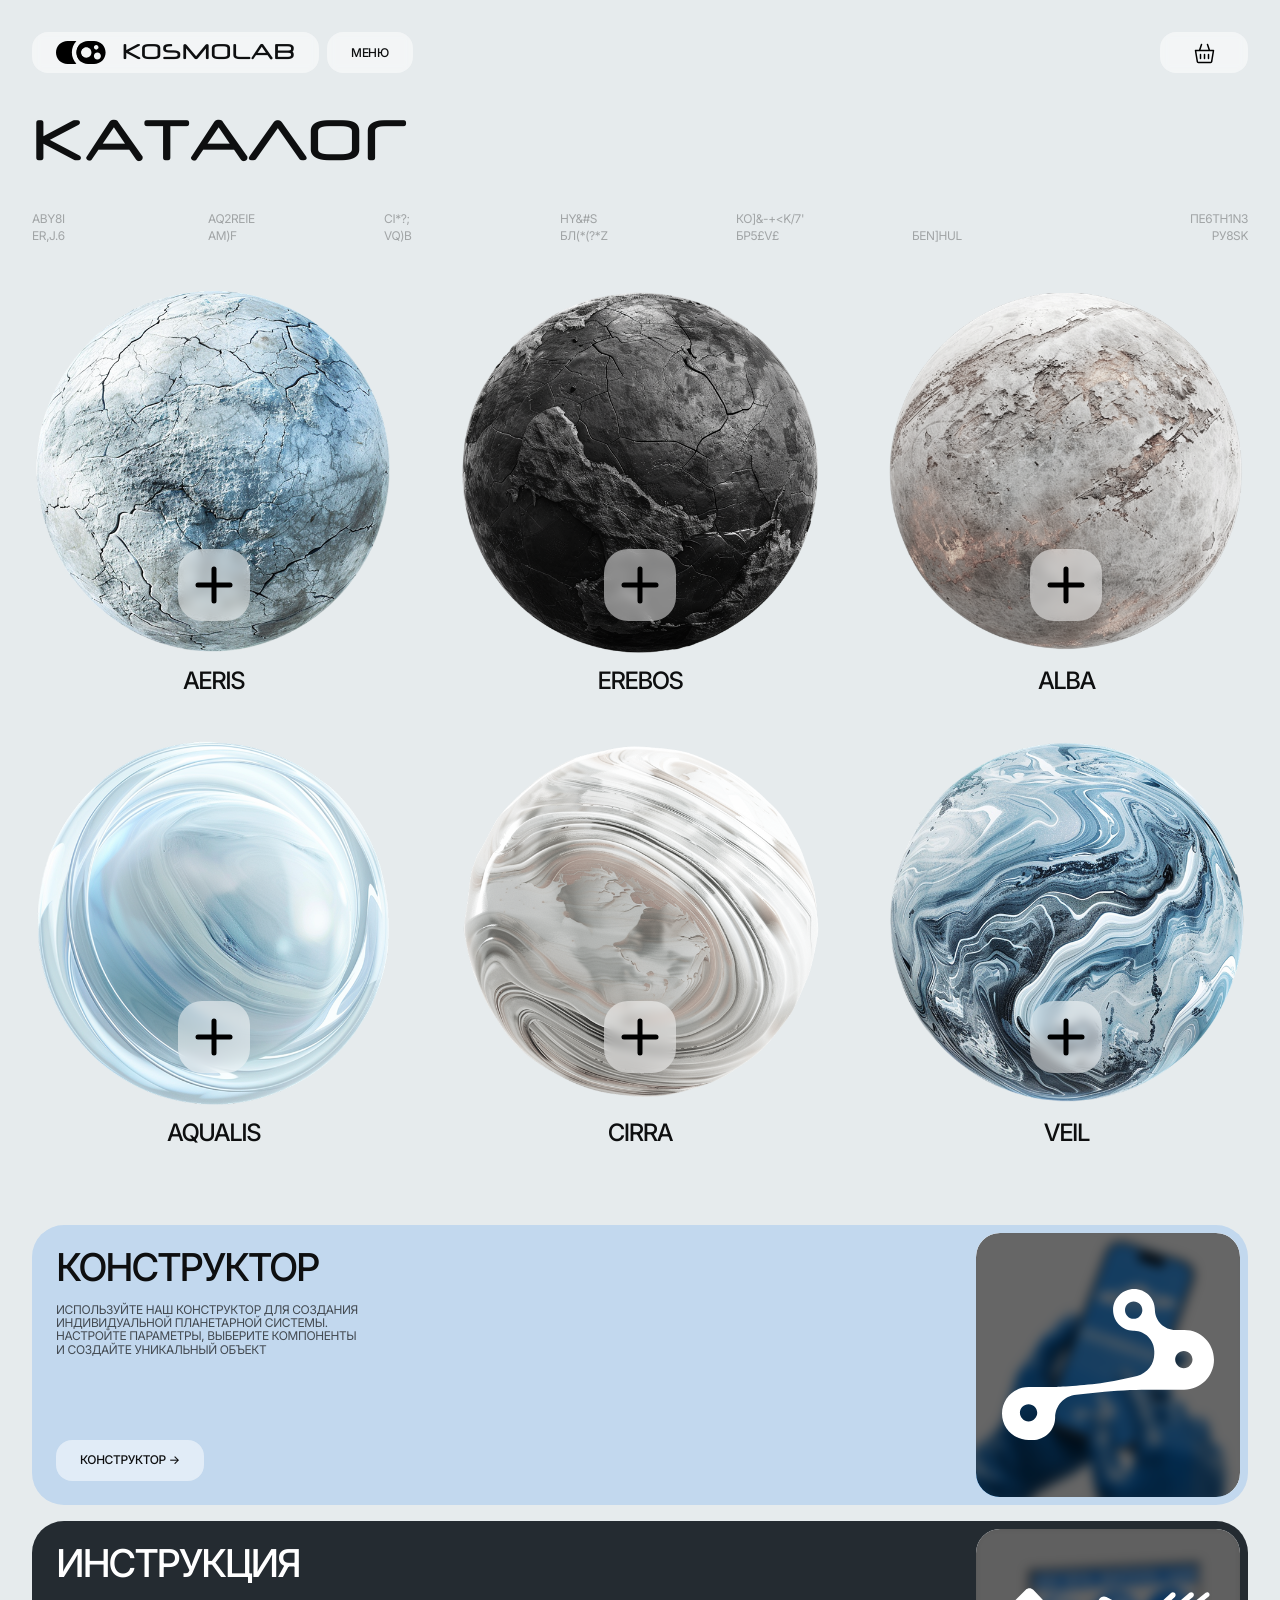
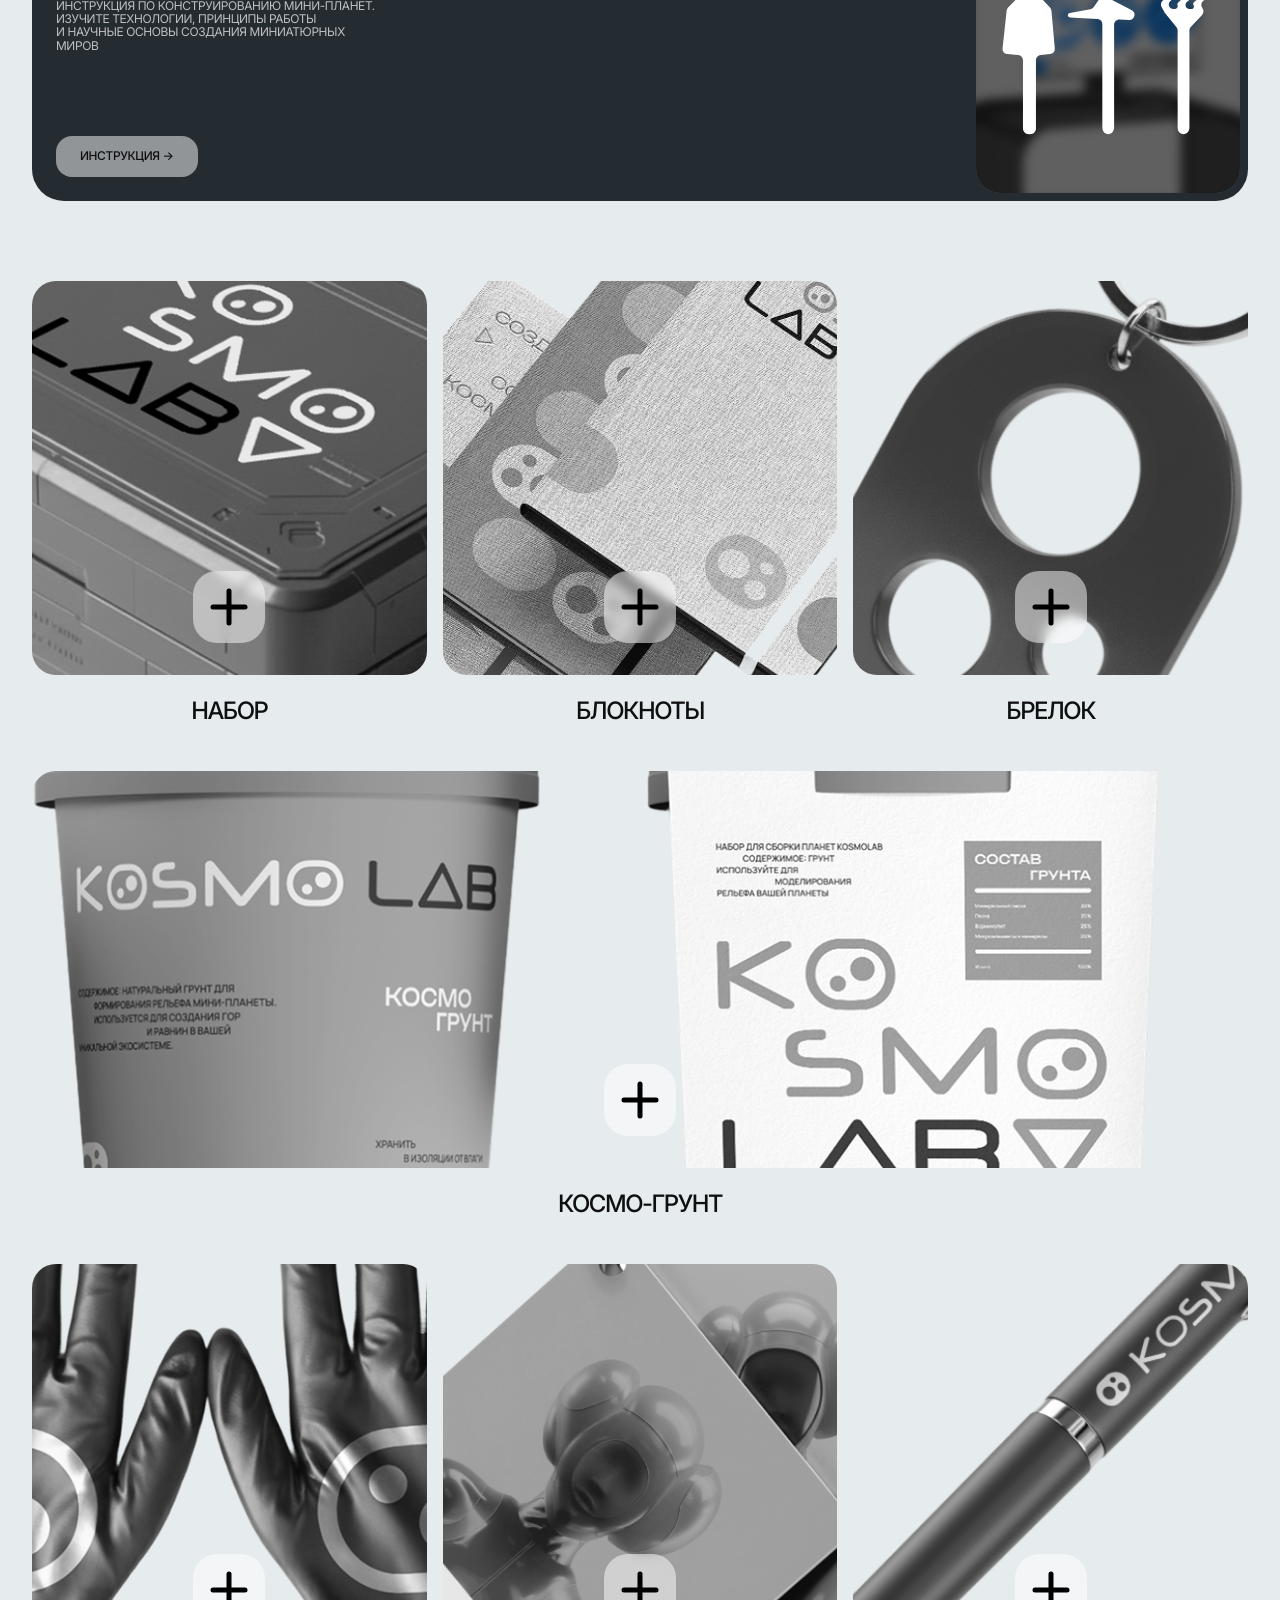
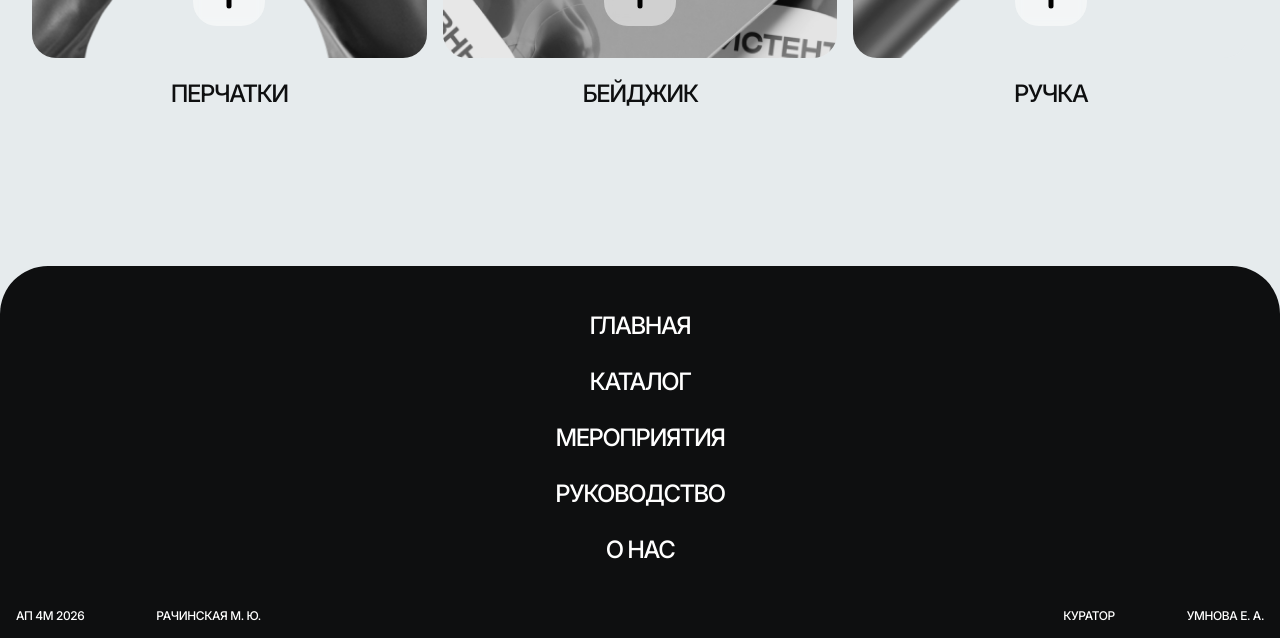
<file: catalog.html>
<!DOCTYPE html>
<html lang="ru">
<head>
    <meta charset="UTF-8">
    <meta name="viewport" content="width=device-width, initial-scale=1.0">
    <title>KOSMOLAB — Каталог</title>

    <link rel="stylesheet" href="./css/reset.css">
    <link rel="stylesheet" href="./css/variables.css">
    <link rel="stylesheet" href="./css/main.css">
    <link rel="stylesheet" href="./css/tab-adaptive.css">
    <link rel="stylesheet" href="./css/mob-adaptive.css">

    <link rel="icon" href="./assets/icons/fav-icon-2.png" type="image/png">

    <script src="./js/main.js" defer></script>
    <script src="./js/cart.js?v=2" defer></script>
</head>

<body>
    <div class="page">
        <header class="header">
            <a class="header__logo" href="./index.html" aria-label="KOSMOLAB — главная">
                <img class="header__logo-icon" src="./assets/images/ui/kosmolab-logo-icon.svg" alt="">
                <span class="header__logo-text">KOSMOLAB</span>
            </a>

            <nav class="nav" aria-label="Основная навигация">
                <a class="nav__link text-microcopy-medium" href="./index.html">Главная</a>
                <a class="nav__link text-microcopy-medium" href="./catalog.html">Каталог</a>
                <a class="nav__link text-microcopy-medium" href="./events.html">Мероприятия</a>
                <a class="nav__link text-microcopy-medium" href="./guide.html">Руководство</a>
                <a class="nav__link text-microcopy-medium" href="./about.html">О нас</a>
            </nav>

            <button class="button mobile-menu-button text-microcopy-medium" type="button" aria-expanded="false" aria-controls="mobileNav">
                Меню
            </button>

            <nav class="mobile-nav" id="mobileNav" aria-label="Мобильная навигация">
                <a class="mobile-nav__link button text-microcopy-medium" href="./index.html">Главная</a>
                <a class="mobile-nav__link button text-microcopy-medium" href="./catalog.html">Каталог</a>
                <a class="mobile-nav__link button text-microcopy-medium" href="./events.html">Мероприятия</a>
                <a class="mobile-nav__link button text-microcopy-medium" href="./guide.html">Руководство</a>
                <a class="mobile-nav__link button text-microcopy-medium" href="./about.html">О нас</a>
            </nav>
        </header> 

        <main>
            <!-- корзина -->
            <a class="catalog-cart-button" href="#cart" aria-label="Открыть корзину">
                <img src="./assets/images/ui/cart.svg" alt="">
            </a>

            <aside class="catalog-cart" aria-label="Корзина">
                <div class="catalog-cart__items"></div>
                <p class="catalog-cart__empty text-microcopy">Корзина пуста</p>
                <button class="catalog-cart__checkout button button--solid text-microcopy-medium" type="button">
                    Оформить заказ →
                </button>
            </aside>

            <div class="catalog-success" role="dialog" aria-modal="true" aria-label="Заказ оформлен" aria-hidden="true">
                <div class="catalog-success__icon">
                    <img src="./assets/images/ui/tick.svg" alt="">
                </div>
                <h2 class="catalog-success__title text-caption">Спасибо за заказ!</h2>
                <p class="catalog-success__text text-microcopy">Ваш заказ успешно отправлен и будет доставлен вам в ближайшее время</p>
                <button class="catalog-success__button button text-microcopy-medium" type="button">Готово</button>
            </div>

            <section class="catalog-page">
                <div class="container">

                    <section class="catalog-hero">
                        <div class="catalog-hero__header">

                            <h1 class="catalog-hero__title text-h1">Каталог</h1>

                            <div class="catalog-hero__labels">
                                <span class="catalog-hero__label text-microcopy" data-scramble-text="AERIS">AERIS</span>
                                <span class="catalog-hero__label text-microcopy" data-scramble-text="EREBOS">EREBOS</span>
                                <span class="catalog-hero__label text-microcopy" data-scramble-text="ALBA">ALBA</span>
                                <span class="catalog-hero__label text-microcopy" data-scramble-text="AQUALIS">AQUALIS</span>
                                <span class="catalog-hero__label text-microcopy" data-scramble-text="CIRRA">CIRRA</span>
                                <span class="catalog-hero__label text-microcopy" data-scramble-text="VEIL">VEIL</span>
                                <span class="catalog-hero__label text-microcopy" data-scramble-text="НАБОР">НАБОР</span>
                                <span class="catalog-hero__label text-microcopy" data-scramble-text="БЛОКНОТЫ">БЛОКНОТЫ</span>
                                <span class="catalog-hero__label text-microcopy" data-scramble-text="БРЕЛОК">БРЕЛОК</span>
                                <span class="catalog-hero__label text-microcopy" data-scramble-text="ПЕРЧАТКИ">ПЕРЧАТКИ</span>
                                <span class="catalog-hero__label text-microcopy" data-scramble-text="БЕЙДЖИК">БЕЙДЖИК</span>
                                <span class="catalog-hero__label text-microcopy" data-scramble-text="РУЧКА">РУЧКА</span>
                                <span class="catalog-hero__label text-microcopy" data-scramble-text="КОСМО-ГРУНТ">КОСМО-ГРУНТ</span>
                            </div>

                        </div>
                    </section>

                    <section class="catalog-planets">
                        <div class="catalog-planets__grid">

                            <div class="catalog-planets__item">
                                <div class="catalog-planets__image-wrap">
                                    <img class="catalog-planets__image" src="./assets/images/planets/planet-1.png" alt="AERIS" loading="lazy">
                                    <img class="catalog-planets__image catalog-planets__image--light" src="./assets/images/planets/planet-1-light.png" alt="" aria-hidden="true" loading="lazy">
                                    <button class="catalog-planets__add icon-button" type="button" data-product-id="aeris" data-product-name="AERIS" aria-label="Добавить AERIS в корзину">
                                        <img src="./assets/images/ui/plus.svg" alt="">
                                    </button>
                                </div>
                                <span class="catalog-planets__name text-caption">AERIS</span>
                            </div>

                            <div class="catalog-planets__item">
                                <div class="catalog-planets__image-wrap">
                                    <img class="catalog-planets__image" src="./assets/images/planets/planet-2.png" alt="EREBOS" loading="lazy">
                                    <img class="catalog-planets__image catalog-planets__image--light" src="./assets/images/planets/planet-2-light.png" alt="" aria-hidden="true" loading="lazy">
                                    <button class="catalog-planets__add icon-button" type="button" data-product-id="erebos" data-product-name="EREBOS" aria-label="Добавить EREBOS в корзину">
                                        <img src="./assets/images/ui/plus.svg" alt="">
                                    </button>
                                </div>
                                <span class="catalog-planets__name text-caption">EREBOS</span>
                            </div>

                            <div class="catalog-planets__item">
                                <div class="catalog-planets__image-wrap">
                                    <img class="catalog-planets__image" src="./assets/images/planets/planet-3.png" alt="ALBA" loading="lazy">
                                    <img class="catalog-planets__image catalog-planets__image--light" src="./assets/images/planets/planet-3-light.png" alt="" aria-hidden="true" loading="lazy">
                                    <button class="catalog-planets__add icon-button" type="button" data-product-id="alba" data-product-name="ALBA" aria-label="Добавить ALBA в корзину">
                                        <img src="./assets/images/ui/plus.svg" alt="">
                                    </button>
                                </div>
                                <span class="catalog-planets__name text-caption">ALBA</span>
                            </div>

                            <div class="catalog-planets__item">
                                <div class="catalog-planets__image-wrap">
                                    <img class="catalog-planets__image" src="./assets/images/planets/planet-4.png" alt="AQUALIS" loading="lazy">
                                    <img class="catalog-planets__image catalog-planets__image--light" src="./assets/images/planets/planet-4-light.png" alt="" aria-hidden="true" loading="lazy">
                                    <button class="catalog-planets__add icon-button" type="button" data-product-id="aqualis" data-product-name="AQUALIS" aria-label="Добавить AQUALIS в корзину">
                                        <img src="./assets/images/ui/plus.svg" alt="">
                                    </button>
                                </div>
                                <span class="catalog-planets__name text-caption">AQUALIS</span>
                            </div>

                            <div class="catalog-planets__item">
                                <div class="catalog-planets__image-wrap">
                                    <img class="catalog-planets__image" src="./assets/images/planets/planet-5.png" alt="CIRRA" loading="lazy">
                                    <img class="catalog-planets__image catalog-planets__image--light" src="./assets/images/planets/planet-5-light.png" alt="" aria-hidden="true" loading="lazy">
                                    <button class="catalog-planets__add icon-button" type="button" data-product-id="cirra" data-product-name="CIRRA" aria-label="Добавить CIRRA в корзину">
                                        <img src="./assets/images/ui/plus.svg" alt="">
                                    </button>
                                </div>
                                <span class="catalog-planets__name text-caption">CIRRA</span>
                            </div>

                            <div class="catalog-planets__item">
                                <div class="catalog-planets__image-wrap">
                                    <img class="catalog-planets__image" src="./assets/images/planets/planet-6.png" alt="VEIL" loading="lazy">
                                    <img class="catalog-planets__image catalog-planets__image--light" src="./assets/images/planets/planet-6-light.png" alt="" aria-hidden="true" loading="lazy">
                                    <button class="catalog-planets__add icon-button" type="button" data-product-id="veil" data-product-name="VEIL" aria-label="Добавить VEIL в корзину">
                                        <img src="./assets/images/ui/plus.svg" alt="">
                                    </button>
                                </div>
                                <span class="catalog-planets__name text-caption">VEIL</span>
                            </div>

                        </div>
                    </section>

                    <section class="catalog-projects" id="constructor">
                        <div class="catalog-projects__grid">

                            <article class="catalog-projects__card catalog-projects__card--constructor">
                                <div class="catalog-projects__content">
                                    <h2 class="catalog-projects__title text-h2">Конструктор</h2>
                                    <p class="catalog-projects__text text-microcopy">Используйте наш конструктор для&nbsp;создания индивидуальной планетарной системы. Настройте параметры, выберите компоненты и&nbsp;создайте уникальный объект</p>
                                    <a class="catalog-projects__button button text-microcopy-medium"
                                    href="https://m1shkw.github.io/kosmolab-interactive-web-poster/"
                                    target="_blank" rel="noopener noreferrer">
                                        Конструктор →
                                    </a>
                                </div>

                                <a class="catalog-projects__media"
                                href="https://m1shkw.github.io/kosmolab-interactive-web-poster/"
                                target="_blank" rel="noopener noreferrer"
                                aria-label="Открыть проект Конструктор">
                                    <img class="catalog-projects__mockup" src="./assets/images/catalog/constructor-mockup.png" alt="" loading="lazy">
                                    <span class="catalog-projects__overlay" aria-hidden="true">
                                        <img class="catalog-projects__form" src="./assets/images/catalog/constructor-form.svg" alt="">
                                    </span>
                                </a>
                            </article>

                            <article class="catalog-projects__card catalog-projects__card--instructions">
                                <div class="catalog-projects__content">
                                    <h2 class="catalog-projects__title text-h2">Инструкция</h2>
                                    <p class="catalog-projects__text text-microcopy">Инструкция по&nbsp;конструированию мини-планет. Изучите технологии, принципы работы и&nbsp;научные основы создания миниатюрных миров</p>
                                    <a class="catalog-projects__button button text-microcopy-medium"
                                    href="https://m1shkw.github.io/kosmolab_web_poster/"
                                    target="_blank" rel="noopener noreferrer">
                                        Инструкция →
                                    </a>
                                </div>

                                <a class="catalog-projects__media"
                                href="https://m1shkw.github.io/kosmolab_web_poster/"
                                target="_blank" rel="noopener noreferrer"
                                aria-label="Открыть проект Инструкция">
                                    <img class="catalog-projects__mockup" src="./assets/images/catalog/instructions-mockup.png" alt="" loading="lazy">
                                    <span class="catalog-projects__overlay" aria-hidden="true">
                                        <img class="catalog-projects__form" src="./assets/images/catalog/instructions-form.svg" alt="">
                                    </span>
                                </a>
                            </article>

                        </div>
                    </section>

                    <section class="catalog-merch">
                        <div class="catalog-merch__grid">

                            <article class="catalog-merch__item" data-product-id="box">
                                <div class="catalog-merch__image-wrap">
                                    <img class="catalog-merch__image" src="./assets/images/merch/1-box.png" alt="Набор" loading="lazy">
                                    <button class="catalog-merch__add icon-button" type="button" data-product-id="box" data-product-name="Набор" aria-label="Добавить набор в корзину">
                                        <img src="./assets/images/ui/plus.svg" alt="">
                                    </button>
                                </div>
                                <h3 class="catalog-merch__name text-caption">Набор</h3>
                            </article>

                            <article class="catalog-merch__item" data-product-id="notebooks">
                                <div class="catalog-merch__image-wrap">
                                    <img class="catalog-merch__image" src="./assets/images/merch/2-notebook.png" alt="Блокноты" loading="lazy">
                                    <button class="catalog-merch__add icon-button" type="button" data-product-id="notebooks" data-product-name="Блокноты" aria-label="Добавить блокноты в корзину">
                                        <img src="./assets/images/ui/plus.svg" alt="">
                                    </button>
                                </div>
                                <h3 class="catalog-merch__name text-caption">Блокноты</h3>
                            </article>

                            <article class="catalog-merch__item" data-product-id="keychain">
                                <div class="catalog-merch__image-wrap">
                                    <img class="catalog-merch__image" src="./assets/images/merch/3-keychain.png" alt="Брелок" loading="lazy">
                                    <button class="catalog-merch__add icon-button" type="button" data-product-id="keychain" data-product-name="Брелок" aria-label="Добавить брелок в корзину">
                                        <img src="./assets/images/ui/plus.svg" alt="">
                                    </button>
                                </div>
                                <h3 class="catalog-merch__name text-caption">Брелок</h3>
                            </article>

                            <article class="catalog-merch__item catalog-merch__item--wide" data-product-id="cosmo-soil">
                                <div class="catalog-merch__image-wrap">
                                    <img class="catalog-merch__image" src="./assets/images/merch/4-kosmo-soil.png" alt="Космо-грунт" loading="lazy">
                                    <button class="catalog-merch__add icon-button" type="button" data-product-id="cosmo-soil" data-product-name="Космо-грунт" aria-label="Добавить космо-грунт в корзину">
                                        <img src="./assets/images/ui/plus.svg" alt="">
                                    </button>
                                </div>
                                <h3 class="catalog-merch__name text-caption">Космо-грунт</h3>
                            </article>

                            <article class="catalog-merch__item" data-product-id="gloves">
                                <div class="catalog-merch__image-wrap">
                                    <img class="catalog-merch__image" src="./assets/images/merch/5-gloves.png" alt="Перчатки" loading="lazy">
                                    <button class="catalog-merch__add icon-button" type="button" data-product-id="gloves" data-product-name="Перчатки" aria-label="Добавить перчатки в корзину">
                                        <img src="./assets/images/ui/plus.svg" alt="">
                                    </button>
                                </div>
                                <h3 class="catalog-merch__name text-caption">Перчатки</h3>
                            </article>

                            <article class="catalog-merch__item" data-product-id="badge">
                                <div class="catalog-merch__image-wrap">
                                    <img class="catalog-merch__image" src="./assets/images/merch/6-badge.png" alt="Бейджик" loading="lazy">
                                    <button class="catalog-merch__add icon-button" type="button" data-product-id="badge" data-product-name="Бейджик" aria-label="Добавить бейджик в корзину">
                                        <img src="./assets/images/ui/plus.svg" alt="">
                                    </button>
                                </div>
                                <h3 class="catalog-merch__name text-caption">Бейджик</h3>
                            </article>

                            <article class="catalog-merch__item" data-product-id="pen">
                                <div class="catalog-merch__image-wrap">
                                    <img class="catalog-merch__image" src="./assets/images/merch/7-pen.png" alt="Ручка" loading="lazy">
                                    <button class="catalog-merch__add icon-button" type="button" data-product-id="pen" data-product-name="Ручка" aria-label="Добавить ручку в корзину">
                                        <img src="./assets/images/ui/plus.svg" alt="">
                                    </button>
                                </div>
                                <h3 class="catalog-merch__name text-caption">Ручка</h3>
                            </article>

                        </div>
                    </section>

                </div>
            </section>
        </main>

        <footer class="footer">
            <nav class="footer__nav" aria-label="Навигация в подвале">
                <a class="text-caption" href="./index.html">Главная</a>
                <a class="text-caption" href="./catalog.html">Каталог</a>
                <a class="text-caption" href="./events.html">Мероприятия</a>
                <a class="text-caption" href="./guide.html">Руководство</a>
                <a class="text-caption" href="./about.html">О&nbsp;нас</a>
            </nav>

            <div class="footer__meta">
                <span class="text-microcopy-medium">АП&nbsp;4М&nbsp;2026</span>
                <span class="text-microcopy-medium">Рачинская&nbsp;М.&nbsp;Ю.</span>
            </div>

            <div class="footer__credits">
                <span class="text-microcopy-medium">Куратор</span>
                <span class="text-microcopy-medium">Умнова&nbsp;Е.&nbsp;А.</span>
            </div>
        </footer>
    </div>
</body>
</html>
</file>
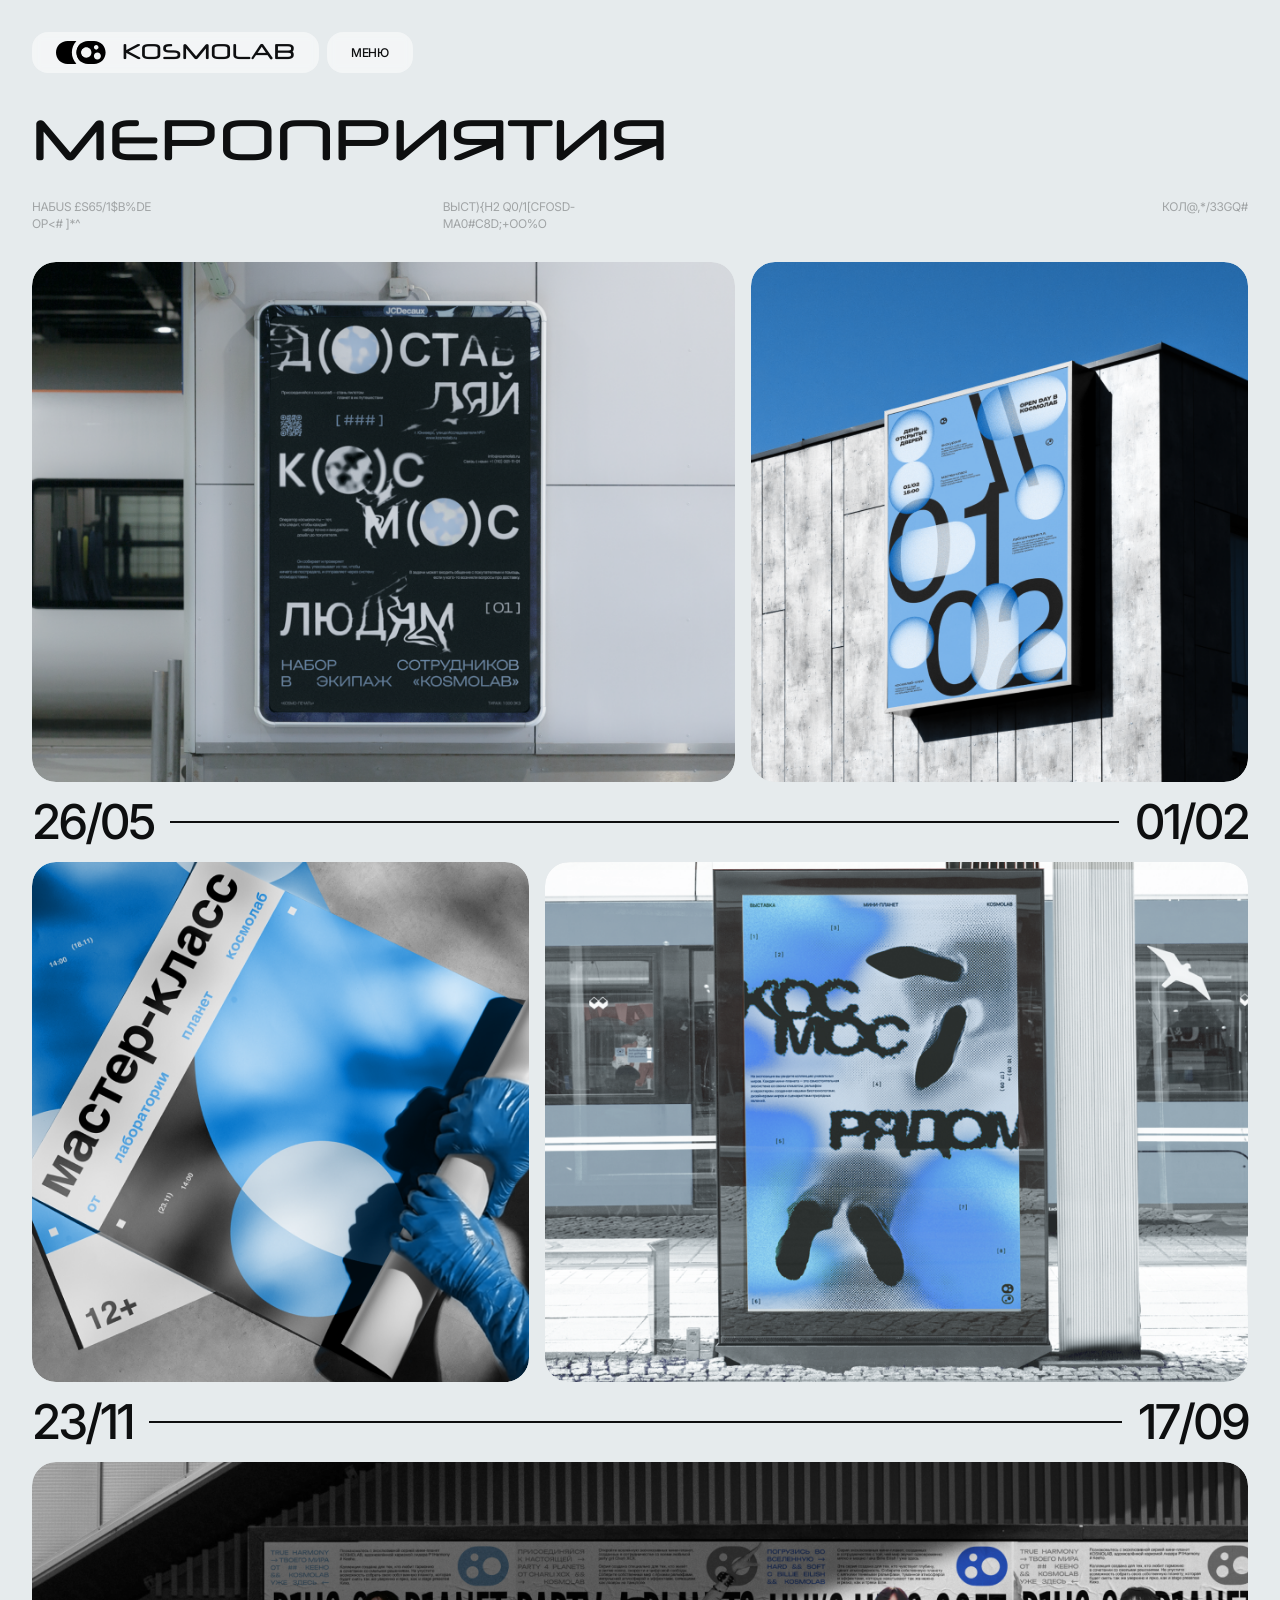
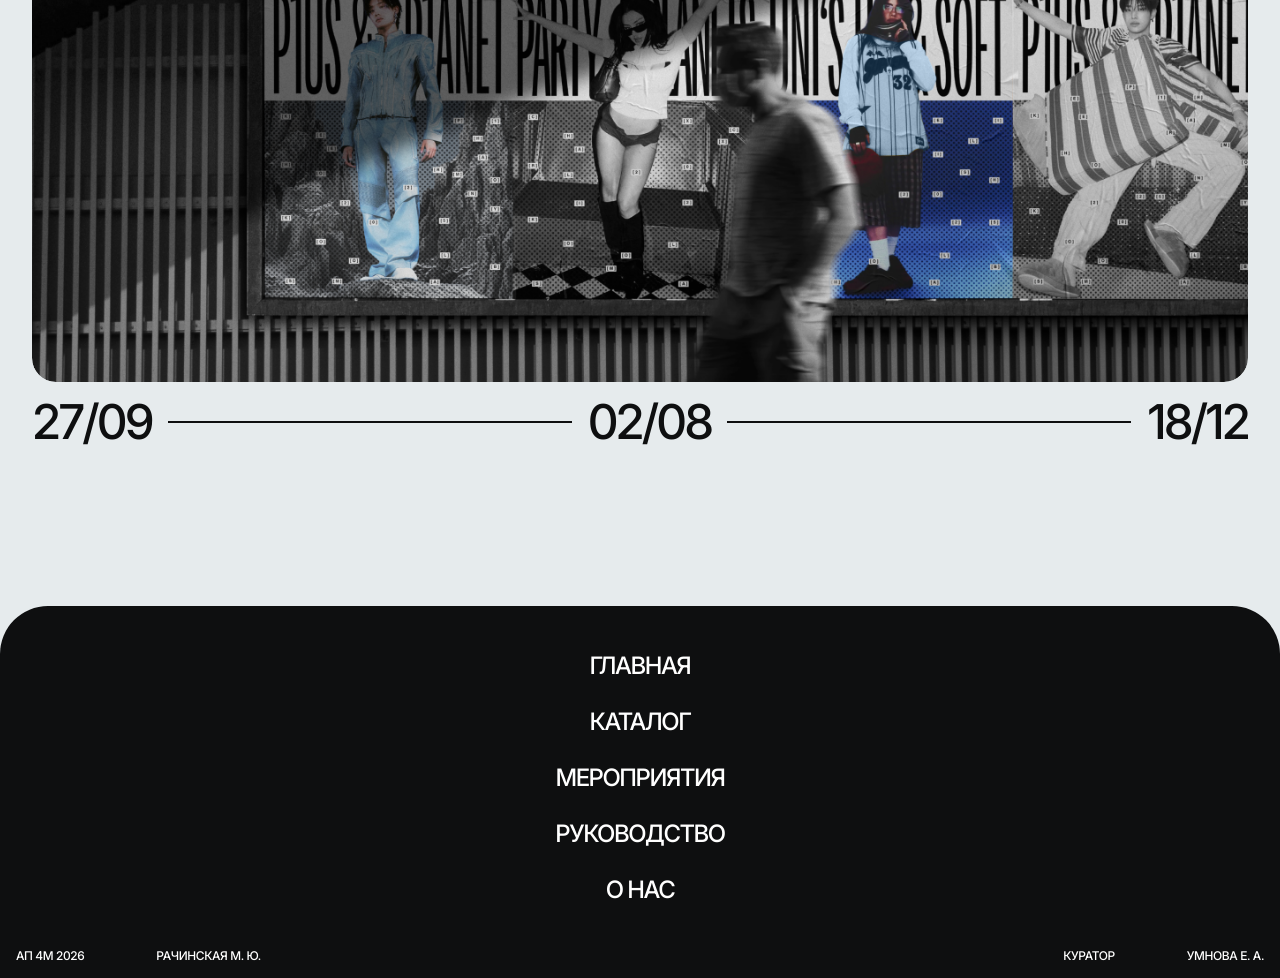
<file: events.html>
<!DOCTYPE html>
<html lang="ru">
<head>
    <meta charset="UTF-8">
    <meta name="viewport" content="width=device-width, initial-scale=1.0">
    <title>KOSMOLAB — Мероприятия</title>

    <link rel="stylesheet" href="./css/reset.css">
    <link rel="stylesheet" href="./css/variables.css">
    <link rel="stylesheet" href="./css/main.css">
    <link rel="stylesheet" href="./css/tab-adaptive.css">
    <link rel="stylesheet" href="./css/mob-adaptive.css">

    <link rel="icon" href="./assets/icons/fav-icon-2.png" type="image/png">

    <script src="./js/main.js" defer></script>
    <script src="./js/cart.js?v=2" defer></script>
</head>

<body>
    <div class="page">
        <header class="header">
            <a class="header__logo" href="./index.html" aria-label="KOSMOLAB — главная">
                <img class="header__logo-icon" src="./assets/images/ui/kosmolab-logo-icon.svg" alt="">
                <span class="header__logo-text">KOSMOLAB</span>
            </a>

            <nav class="nav" aria-label="Основная навигация">
                <a class="nav__link text-microcopy-medium" href="./index.html">Главная</a>
                <a class="nav__link text-microcopy-medium" href="./catalog.html">Каталог</a>
                <a class="nav__link text-microcopy-medium" href="./events.html">Мероприятия</a>
                <a class="nav__link text-microcopy-medium" href="./guide.html">Руководство</a>
                <a class="nav__link text-microcopy-medium" href="./about.html">О нас</a>
            </nav>

            <button class="button mobile-menu-button text-microcopy-medium" type="button" aria-expanded="false" aria-controls="mobileNav">
                Меню
            </button>

            <nav class="mobile-nav" id="mobileNav" aria-label="Мобильная навигация">
                <a class="mobile-nav__link button text-microcopy-medium" href="./index.html">Главная</a>
                <a class="mobile-nav__link button text-microcopy-medium" href="./catalog.html">Каталог</a>
                <a class="mobile-nav__link button text-microcopy-medium" href="./events.html">Мероприятия</a>
                <a class="mobile-nav__link button text-microcopy-medium" href="./guide.html">Руководство</a>
                <a class="mobile-nav__link button text-microcopy-medium" href="./about.html">О нас</a>
            </nav>
        </header> 

        <main>
            <section class="events-page">
                <div class="container">
                    <div class="events-preview__header">
                        <h2 class="events-preview__title text-h1">Мероприятия</h2>
                        <div class="events-preview__categories">
                            <div class="events-preview__category">
                                <span class="text-microcopy" data-scramble-text="НАБОР СОТРУДНИКОВ">НАБОР СОТРУДНИКОВ</span>
                                <span class="text-microcopy" data-scramble-text="OPEN DAY">OPEN DAY</span>
                            </div>
                            <div class="events-preview__category">
                                <span class="text-microcopy" data-scramble-text="ВЫСТАВКИ МИНИ-ПЛАНЕТ">ВЫСТАВКИ МИНИ-ПЛАНЕТ</span>
                                <span class="text-microcopy" data-scramble-text="МАСТЕР-КЛАССЫ">МАСТЕР-КЛАССЫ</span>
                            </div>
                            <div class="events-preview__category">
                                <span class="text-microcopy" data-scramble-text="КОЛЛАБОРАЦИИ">КОЛЛАБОРАЦИИ</span>
                            </div>
                        </div>
                    </div>

                    <!-- статичные ряды на пк / планшете -->
                    <div class="events-page__desktop">
                        <div class="events-page__row">
                            <article class="events-preview__card events-preview__card--c7">
                                <div class="events-preview__card-image" style="background-image:url('./assets/images/events/poster-1.png')"></div>
                                <div class="events-preview__card-overlay">
                                    <h3 class="events-preview__card-title text-h2">Набор сотрудников<br>в&nbsp;KOSMOLAB</h3>
                                    <span class="events-preview__card-line"></span>
                                    <div class="events-preview__card-meta">
                                        <span class="events-preview__card-date text-h2">26/05</span>
                                        <span class="events-preview__card-time text-h2">26/06</span>
                                    </div>
                                    <div class="events-preview__card-description-group">
                                        <p class="events-preview__card-description text-body">KOSMOLAB открывает набор в&nbsp;команду исследователей, инженеров и&nbsp;кураторов искусственных миров. Станьте частью экипажа KOSMOLAB и&nbsp;примите участие в&nbsp;создании новых планетарных систем</p>
                                    </div>
                                </div>
                            </article>
                            <article class="events-preview__card events-preview__card--c5">
                                <div class="events-preview__card-image" style="background-image:url('./assets/images/events/poster-2.png')"></div>
                                <div class="events-preview__card-overlay">
                                    <h3 class="events-preview__card-title text-h2">День открытых<br>дверей KOSMOLAB</h3>
                                    <span class="events-preview__card-line"></span>
                                    <div class="events-preview__card-meta">
                                        <span class="events-preview__card-date text-h2">01/02</span>
                                        <span class="events-preview__card-time text-h2">16:00</span>
                                    </div>
                                    <div class="events-preview__card-description-group">
                                        <p class="events-preview__card-description text-body">Приглашаем посетителей заглянуть в&nbsp;процесс создания мини-планет изнутри. Откройте для&nbsp;себя мир миниатюрных планетарных систем вместе с&nbsp;KOSMOLAB</p>
                                    </div>
                                </div>
                            </article>
                        </div>
                        <div class="events-page__date-row">
                            <span class="events-page__date text-h2">26/05</span>
                            <span class="events-page__date-line"></span>
                            <span class="events-page__date text-h2">01/02</span>
                        </div>

                        <div class="events-page__row">
                            <article class="events-preview__card events-preview__card--c5">
                                <div class="events-preview__card-image" style="background-image:url('./assets/images/events/poster-3.png')"></div>
                                <div class="events-preview__card-overlay">
                                    <h3 class="events-preview__card-title text-h2">Мастер-класс<br>от KOSMOLAB</h3>
                                    <span class="events-preview__card-line"></span>
                                    <div class="events-preview__card-meta">
                                        <span class="events-preview__card-date text-h2">23/11</span>
                                        <span class="events-preview__card-time text-h2">14:00</span>
                                    </div>
                                    <div class="events-preview__card-description-group">
                                        <p class="events-preview__card-description text-body">Гости смогут познакомиться с&nbsp;базовыми этапами сборки, изучить устройство искусственных систем и&nbsp;попробовать создать собственный объект</p>
                                    </div>
                                </div>
                            </article>
                            <article class="events-preview__card events-preview__card--c7">
                                <div class="events-preview__card-image" style="background-image:url('./assets/images/events/poster-4.png')"></div>
                                <div class="events-preview__card-overlay">
                                    <h3 class="events-preview__card-title text-h2">Выставки мини-планет<br>KOSMOLAB</h3>
                                    <span class="events-preview__card-line"></span>
                                    <div class="events-preview__card-meta">
                                        <span class="events-preview__card-date text-h2">17/09</span>
                                        <span class="events-preview__card-time text-h2">10:00</span>
                                    </div>
                                    <div class="events-preview__card-description-group">
                                        <p class="events-preview__card-description text-body">KOSMOLAB представляет серию выставок, посвящённых искусственно созданным мирам и&nbsp;планетарным системам</p>
                                        <p class="events-preview__card-description text-body">Каждая выставка предлагает зрителю увидеть, как&nbsp;могут выглядеть новые формы миров в&nbsp;уменьшенном масштабе</p>
                                    </div>
                                </div>
                            </article>
                        </div>
                        <div class="events-page__date-row">
                            <span class="events-page__date text-h2">23/11</span>
                            <span class="events-page__date-line"></span>
                            <span class="events-page__date text-h2">17/09</span>
                        </div>

                        <div class="events-page__row">
                            <article class="events-preview__card events-preview__card--c12">
                                <div class="events-preview__card-image" style="background-image:url('./assets/images/events/poster-5.png')"></div>
                                <div class="events-preview__card-overlay">
                                    <h3 class="events-preview__card-title text-h2">Коллаборации KOSMOLAB</h3>
                                    <span class="events-preview__card-line"></span>
                                    <div class="events-preview__card-meta">
                                        <span class="events-preview__card-date text-h2">27/09</span>
                                        <span class="events-preview__card-date text-h2">02/08</span>
                                        <span class="events-preview__card-date text-h2">18/12</span>
                                    </div>
                                    <div class="events-preview__card-description-group">
                                        <p class="events-preview__card-description text-body">Эксклюзивная серия мини-планет, созданная совместно с&nbsp;Yoon&nbsp;Keeho и&nbsp;вдохновлённая футуристичными визуальными элементами</p>
                                        <p class="events-preview__card-description text-body">Лимитированная коллекция мини-планет, разработанная в&nbsp;коллаборации с&nbsp;Charli&nbsp;XCX и&nbsp;основанная на&nbsp;эстетике hyperpop</p>
                                        <p class="events-preview__card-description text-body">Специальная серия планетарных объектов, созданная под&nbsp;влиянием визуального стиля и&nbsp;эмоциональной атмосферы Billie&nbsp;Eilish</p>
                                    </div>
                                </div>
                            </article>
                        </div>
                        <div class="events-page__date-row">
                            <span class="events-page__date text-h2">27/09</span>
                            <span class="events-page__date-line"></span>
                            <span class="events-page__date text-h2">02/08</span>
                            <span class="events-page__date-line"></span>
                            <span class="events-page__date text-h2">18/12</span>
                        </div>
                    </div>

                    <!-- слайдер мобилки -->
                    <div class="events-page__mobile">
                        <div class="events-preview__slider events-preview__slider--mobile">
                            <div class="events-preview__track">
                                <div class="events-preview__slide">
                                    <article class="events-preview__card events-preview__card--full">
                                        <div class="events-preview__card-image" style="background-image:url('./assets/images/events/poster-1.png')"></div>
                                        <div class="events-preview__card-overlay">
                                            <h3 class="events-preview__card-title text-h2">Набор сотрудников<br>в&nbsp;KOSMOLAB</h3>
                                            <span class="events-preview__card-line"></span>
                                            <div class="events-preview__card-meta"><span class="events-preview__card-date text-h2">26/05</span><span class="events-preview__card-time text-h2">26/06</span></div>
                                            <div class="events-preview__card-description-group"><p class="events-preview__card-description text-body">KOSMOLAB открывает набор в&nbsp;команду исследователей, инженеров и&nbsp;кураторов искусственных миров. Станьте частью экипажа KOSMOLAB и&nbsp;примите участие в&nbsp;создании новых планетарных систем</p></div>
                                        </div>
                                    </article>
                                </div>
                                <div class="events-preview__slide">
                                    <article class="events-preview__card events-preview__card--full">
                                        <div class="events-preview__card-image" style="background-image:url('./assets/images/events/poster-2.png')"></div>
                                        <div class="events-preview__card-overlay">
                                            <h3 class="events-preview__card-title text-h2">День открытых<br>дверей KOSMOLAB</h3>
                                            <span class="events-preview__card-line"></span>
                                            <div class="events-preview__card-meta"><span class="events-preview__card-date text-h2">01/02</span><span class="events-preview__card-time text-h2">16:00</span></div>
                                            <div class="events-preview__card-description-group"><p class="events-preview__card-description text-body">Приглашаем посетителей заглянуть в&nbsp;процесс создания мини-планет изнутри. Откройте для&nbsp;себя мир миниатюрных планетарных систем вместе с&nbsp;KOSMOLAB</p></div>
                                        </div>
                                    </article>
                                </div>
                            </div>
                            <div class="events-preview__controls">
                                <button class="icon-button events-preview__arrow events-preview__arrow--prev" type="button" aria-label="Предыдущее"><img src="./assets/images/ui/arrow.svg" alt=""></button>
                                <button class="icon-button events-preview__arrow events-preview__arrow--next" type="button" aria-label="Следующее"><img src="./assets/images/ui/arrow.svg" alt=""></button>
                            </div>
                        </div>
                        <div class="events-page__date-row">
                            <span class="events-page__date text-h2">26/05</span>
                            <span class="events-page__date-line"></span>
                            <span class="events-page__date text-h2">01/02</span>
                        </div>

                        <div class="events-preview__slider events-preview__slider--mobile">
                            <div class="events-preview__track">
                                <div class="events-preview__slide">
                                    <article class="events-preview__card events-preview__card--full">
                                        <div class="events-preview__card-image" style="background-image:url('./assets/images/events/poster-3.png')"></div>
                                        <div class="events-preview__card-overlay">
                                            <h3 class="events-preview__card-title text-h2">Мастер-класс<br>от KOSMOLAB</h3>
                                            <span class="events-preview__card-line"></span>
                                            <div class="events-preview__card-meta"><span class="events-preview__card-date text-h2">23/11</span><span class="events-preview__card-time text-h2">14:00</span></div>
                                            <div class="events-preview__card-description-group"><p class="events-preview__card-description text-body">Гости смогут познакомиться с&nbsp;базовыми этапами сборки, изучить устройство искусственных систем и&nbsp;попробовать создать собственный объект</p></div>
                                        </div>
                                    </article>
                                </div>
                                <div class="events-preview__slide">
                                    <article class="events-preview__card events-preview__card--full">
                                        <div class="events-preview__card-image" style="background-image:url('./assets/images/events/poster-4.png')"></div>
                                        <div class="events-preview__card-overlay">
                                            <h3 class="events-preview__card-title text-h2">Выставки мини-планет<br>KOSMOLAB</h3>
                                            <span class="events-preview__card-line"></span>
                                            <div class="events-preview__card-meta"><span class="events-preview__card-date text-h2">17/09</span><span class="events-preview__card-time text-h2">10:00</span></div>
                                            <div class="events-preview__card-description-group"><p class="events-preview__card-description text-body">KOSMOLAB представляет серию выставок, посвящённых искусственно созданным мирам и&nbsp;планетарным системам</p><p class="events-preview__card-description text-body">Каждая выставка предлагает зрителю увидеть, как&nbsp;могут выглядеть новые формы миров в&nbsp;уменьшенном масштабе</p></div>
                                        </div>
                                    </article>
                                </div>
                            </div>
                            <div class="events-preview__controls">
                                <button class="icon-button events-preview__arrow events-preview__arrow--prev" type="button" aria-label="Предыдущее"><img src="./assets/images/ui/arrow.svg" alt=""></button>
                                <button class="icon-button events-preview__arrow events-preview__arrow--next" type="button" aria-label="Следующее"><img src="./assets/images/ui/arrow.svg" alt=""></button>
                            </div>
                        </div>
                        <div class="events-page__date-row">
                            <span class="events-page__date text-h2">23/11</span>
                            <span class="events-page__date-line"></span>
                            <span class="events-page__date text-h2">17/09</span>
                        </div>

                        <div class="events-preview__slider events-preview__slider--mobile">
                            <div class="events-preview__track">
                                <div class="events-preview__slide">
                                    <article class="events-preview__card events-preview__card--full">
                                        <div class="events-preview__card-image events-preview__card-image--c1" style="background-image:url('./assets/images/events/poster-5.png')"></div>
                                        <div class="events-preview__card-overlay">
                                            <h3 class="events-preview__card-title text-h2">Коллаборации KOSMOLAB</h3>
                                            <span class="events-preview__card-line"></span>
                                            <div class="events-preview__card-meta"><span class="events-preview__card-date text-h2">27/09</span></div>
                                            <div class="events-preview__card-description-group"><p class="events-preview__card-description text-body">Эксклюзивная серия мини-планет, созданная совместно с&nbsp;Yoon&nbsp;Keeho и&nbsp;вдохновлённая футуристичными визуальными элементами</p></div>
                                        </div>
                                    </article>
                                </div>
                                <div class="events-preview__slide">
                                    <article class="events-preview__card events-preview__card--full">
                                        <div class="events-preview__card-image events-preview__card-image--c2" style="background-image:url('./assets/images/events/poster-5.png')"></div>
                                        <div class="events-preview__card-overlay">
                                            <h3 class="events-preview__card-title text-h2">Коллаборации KOSMOLAB</h3>
                                            <span class="events-preview__card-line"></span>
                                            <div class="events-preview__card-meta"><span class="events-preview__card-date text-h2">02/08</span></div>
                                            <div class="events-preview__card-description-group"><p class="events-preview__card-description text-body">Лимитированная коллекция мини-планет, разработанная в&nbsp;коллаборации с&nbsp;Charli&nbsp;XCX и&nbsp;основанная на&nbsp;эстетике hyperpop</p></div>
                                        </div>
                                    </article>
                                </div>
                                <div class="events-preview__slide">
                                    <article class="events-preview__card events-preview__card--full">
                                        <div class="events-preview__card-image events-preview__card-image--c3" style="background-image:url('./assets/images/events/poster-5.png')"></div>
                                        <div class="events-preview__card-overlay">
                                            <h3 class="events-preview__card-title text-h2">Коллаборации KOSMOLAB</h3>
                                            <span class="events-preview__card-line"></span>
                                            <div class="events-preview__card-meta"><span class="events-preview__card-date text-h2">18/12</span></div>
                                            <div class="events-preview__card-description-group"><p class="events-preview__card-description text-body">Специальная серия планетарных объектов, созданная под&nbsp;влиянием визуального стиля и&nbsp;эмоциональной атмосферы Billie&nbsp;Eilish</p></div>
                                        </div>
                                    </article>
                                </div>
                            </div>
                            <div class="events-preview__controls">
                                <button class="icon-button events-preview__arrow events-preview__arrow--prev" type="button" aria-label="Предыдущее"><img src="./assets/images/ui/arrow.svg" alt=""></button>
                                <button class="icon-button events-preview__arrow events-preview__arrow--next" type="button" aria-label="Следующее"><img src="./assets/images/ui/arrow.svg" alt=""></button>
                            </div>
                        </div>
                        <div class="events-page__date-row">
                            <span class="events-page__date text-h2">27/09</span>
                            <span class="events-page__date-line"></span>
                            <span class="events-page__date text-h2">02/08</span>
                            <span class="events-page__date-line"></span>
                            <span class="events-page__date text-h2">18/12</span>
                        </div>
                    </div>
                </div>
            </section>
        </main>

        <footer class="footer">
            <nav class="footer__nav" aria-label="Навигация в подвале">
                <a class="text-caption" href="./index.html">Главная</a>
                <a class="text-caption" href="./catalog.html">Каталог</a>
                <a class="text-caption" href="./events.html">Мероприятия</a>
                <a class="text-caption" href="./guide.html">Руководство</a>
                <a class="text-caption" href="./about.html">О&nbsp;нас</a>
            </nav>

            <div class="footer__meta">
                <span class="text-microcopy-medium">АП&nbsp;4М&nbsp;2026</span>
                <span class="text-microcopy-medium">Рачинская&nbsp;М.&nbsp;Ю.</span>
            </div>

            <div class="footer__credits">
                <span class="text-microcopy-medium">Куратор</span>
                <span class="text-microcopy-medium">Умнова&nbsp;Е.&nbsp;А.</span>
            </div>
        </footer>
    </div>
</body>
</html>
</file>
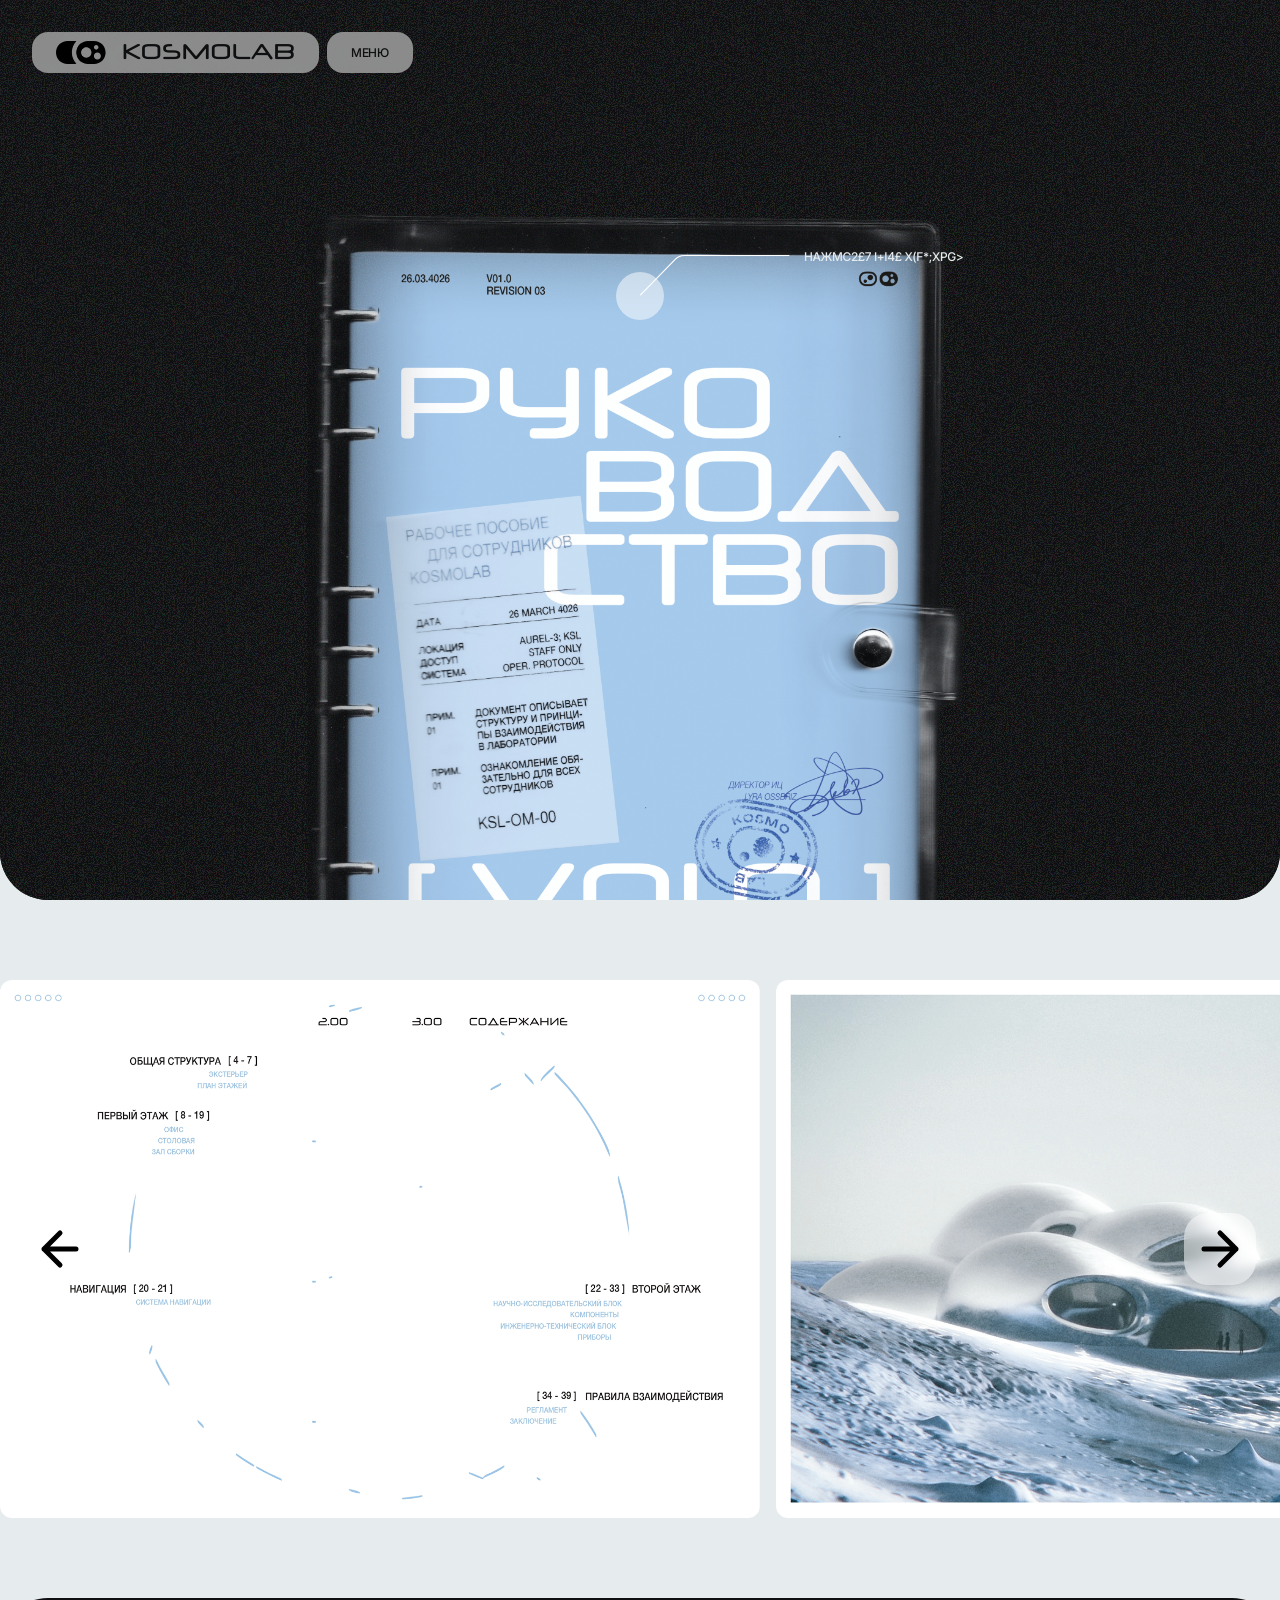
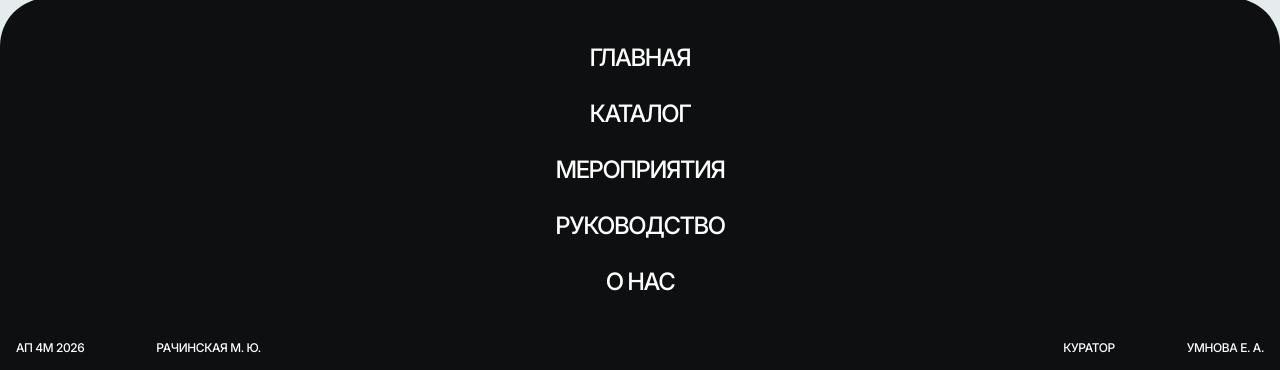
<file: guide.html>
<!DOCTYPE html>
<html lang="ru">
<head>
    <meta charset="UTF-8">
    <meta name="viewport" content="width=device-width, initial-scale=1.0">
    <title>KOSMOLAB — Руководство</title>

    <link rel="stylesheet" href="./css/reset.css">
    <link rel="stylesheet" href="./css/variables.css">
    <link rel="stylesheet" href="./css/main.css">
    <link rel="stylesheet" href="./css/tab-adaptive.css">
    <link rel="stylesheet" href="./css/mob-adaptive.css">

    <link rel="icon" href="./assets/icons/fav-icon-2.png" type="image/png">

    <script src="./js/main.js" defer></script>
    <script src="./js/cart.js?v=2" defer></script>
</head>

<body>
    <div class="page">
        <header class="header">
            <a class="header__logo" href="./index.html" aria-label="KOSMOLAB — главная">
                <img class="header__logo-icon" src="./assets/images/ui/kosmolab-logo-icon.svg" alt="">
                <span class="header__logo-text">KOSMOLAB</span>
            </a>

            <nav class="nav" aria-label="Основная навигация">
                <a class="nav__link text-microcopy-medium" href="./index.html">Главная</a>
                <a class="nav__link text-microcopy-medium" href="./catalog.html">Каталог</a>
                <a class="nav__link text-microcopy-medium" href="./events.html">Мероприятия</a>
                <a class="nav__link text-microcopy-medium" href="./guide.html">Руководство</a>
                <a class="nav__link text-microcopy-medium" href="./about.html">О нас</a>
            </nav>

            <button class="button mobile-menu-button text-microcopy-medium" type="button" aria-expanded="false" aria-controls="mobileNav">
                Меню
            </button>

            <nav class="mobile-nav" id="mobileNav" aria-label="Мобильная навигация">
                <a class="mobile-nav__link button text-microcopy-medium" href="./index.html">Главная</a>
                <a class="mobile-nav__link button text-microcopy-medium" href="./catalog.html">Каталог</a>
                <a class="mobile-nav__link button text-microcopy-medium" href="./events.html">Мероприятия</a>
                <a class="mobile-nav__link button text-microcopy-medium" href="./guide.html">Руководство</a>
                <a class="mobile-nav__link button text-microcopy-medium" href="./about.html">О нас</a>
            </nav>
        </header> 

        <main>
            <section class="guide-page">
                <section class="guide-hero">
                    <a class="guide-hero__link"
                    href="https://www.calameo.com/books/008248767e19568c79829"
                    target="_blank"
                    rel="noopener noreferrer"
                    aria-label="Открыть руководство KOSMOLAB в новой вкладке"></a>

                    <img class="guide-hero__bg" src="./assets/images/hero/hero-bg.svg" alt="" aria-hidden="true">

                    <div class="guide-hero__inner">
                        <img class="guide-hero__cover" src="./assets/images/book/book-cover.png" alt="Руководство KOSMOLAB">

                        <div class="guide-hero-callout" aria-hidden="true">
                            <span class="guide-hero-callout__circle"></span>
                            <img class="guide-hero-callout__line" src="./assets/images/hero/line-top-right.svg" alt="">
                            <span class="guide-hero-callout__text text-microcopy-medium"
                                data-scramble-text="НАЖМИТЕ, ЧТОБЫ ПРОЧИТАТЬ">НАЖМИТЕ, ЧТОБЫ ПРОЧИТАТЬ</span>
                        </div>
                    </div>
                </section>

                <section class="guide-spreads">
                    <div class="container">
                        <div class="guide-spreads__slider">
                            <div class="guide-spreads__track">
                                <div class="guide-spreads__slide"><img class="guide-spreads__image" src="./assets/images/book/spread-1.png" alt="Разворот руководства 1" loading="lazy"></div>
                                <div class="guide-spreads__slide"><img class="guide-spreads__image" src="./assets/images/book/spread-2.png" alt="Разворот руководства 2" loading="lazy"></div>
                                <div class="guide-spreads__slide"><img class="guide-spreads__image" src="./assets/images/book/spread-3.png" alt="Разворот руководства 3" loading="lazy"></div>
                                <div class="guide-spreads__slide"><img class="guide-spreads__image" src="./assets/images/book/spread-4.png" alt="Разворот руководства 4" loading="lazy"></div>
                                <div class="guide-spreads__slide"><img class="guide-spreads__image" src="./assets/images/book/spread-5.png" alt="Разворот руководства 5" loading="lazy"></div>
                                <div class="guide-spreads__slide"><img class="guide-spreads__image" src="./assets/images/book/spread-6.png" alt="Разворот руководства 6" loading="lazy"></div>
                                <div class="guide-spreads__slide"><img class="guide-spreads__image" src="./assets/images/book/spread-7.png" alt="Разворот руководства 7" loading="lazy"></div>
                                <div class="guide-spreads__slide"><img class="guide-spreads__image" src="./assets/images/book/spread-8.png" alt="Разворот руководства 8" loading="lazy"></div>
                                <div class="guide-spreads__slide"><img class="guide-spreads__image" src="./assets/images/book/spread-9.png" alt="Разворот руководства 9" loading="lazy"></div>
                                <div class="guide-spreads__slide"><img class="guide-spreads__image" src="./assets/images/book/spread-10.png" alt="Разворот руководства 10" loading="lazy"></div>
                                <div class="guide-spreads__slide"><img class="guide-spreads__image" src="./assets/images/book/spread-11.png" alt="Разворот руководства 11" loading="lazy"></div>
                                <div class="guide-spreads__slide"><img class="guide-spreads__image" src="./assets/images/book/spread-12.png" alt="Разворот руководства 12" loading="lazy"></div>
                                <div class="guide-spreads__slide"><img class="guide-spreads__image" src="./assets/images/book/spread-13.png" alt="Разворот руководства 13" loading="lazy"></div>
                                <div class="guide-spreads__slide"><img class="guide-spreads__image" src="./assets/images/book/spread-14.png" alt="Разворот руководства 14" loading="lazy"></div>
                                <div class="guide-spreads__slide"><img class="guide-spreads__image" src="./assets/images/book/spread-15.png" alt="Разворот руководства 15" loading="lazy"></div>
                            </div>
                            <div class="guide-spreads__controls">
                                <button class="icon-button guide-spreads__arrow guide-spreads__arrow--prev" type="button" aria-label="Предыдущий"><img src="./assets/images/ui/arrow.svg" alt=""></button>
                                <button class="icon-button guide-spreads__arrow guide-spreads__arrow--next" type="button" aria-label="Следующий"><img src="./assets/images/ui/arrow.svg" alt=""></button>
                            </div>
                        </div>
                    </div>
                </section>
            </section>
        </main>

        <footer class="footer">
            <nav class="footer__nav" aria-label="Навигация в подвале">
                <a class="text-caption" href="./index.html">Главная</a>
                <a class="text-caption" href="./catalog.html">Каталог</a>
                <a class="text-caption" href="./events.html">Мероприятия</a>
                <a class="text-caption" href="./guide.html">Руководство</a>
                <a class="text-caption" href="./about.html">О&nbsp;нас</a>
            </nav>

            <div class="footer__meta">
                <span class="text-microcopy-medium">АП&nbsp;4М&nbsp;2026</span>
                <span class="text-microcopy-medium">Рачинская&nbsp;М.&nbsp;Ю.</span>
            </div>

            <div class="footer__credits">
                <span class="text-microcopy-medium">Куратор</span>
                <span class="text-microcopy-medium">Умнова&nbsp;Е.&nbsp;А.</span>
            </div>
        </footer>
    </div>
</body>
</html>
</file>
<file: css/variables.css>
@font-face {
    font-family: "Neuropol";
    src: url("../assets/fonts/neuropol.woff2") format("woff2");
    font-weight: 400;
    font-style: normal;
    font-display: swap;
}

@font-face {
    font-family: "Inter";
    src: url("../assets/fonts/inter-regular.woff2") format("woff2");
    font-weight: 400;
    font-style: normal;
    font-display: swap;
}

@font-face {
    font-family: "Inter";
    src: url("../assets/fonts/inter-medium.woff2") format("woff2");
    font-weight: 500;
    font-style: normal;
    font-display: swap;
}

:root {
    --page-width: 1440px;

    --grid-columns: 12;
    --page-padding: 16px;
    --grid-gap: 16px;

    --header-offset: 32px;
    --section-space: 80px;

    --color-black: #0E0F10;
    --color-white: #FFFFFF;
    --color-light-gray: #E6EBED;
    --color-gray: #65676B;
    --color-blue: #C2D8EE;
    --color-dark-blue: #242B31;

    --color-black-rgb: 0, 0, 0;
    --color-white-rgb: 255, 255, 255;

    --glass-white: rgba(var(--color-white-rgb), 0.5);

    --blur-default: 5px;

    --radius-small: 16px;
    --radius-medium: 24px;
    --radius-large-mobile: 32px;
    --radius-large: 48px;
    --radius-pill: 999px;

    --font-main: "Inter", Arial, sans-serif;
    --font-display: "Neuropol", Arial, sans-serif;
}
</file>
<file: css/main.css>
body {
    font-family: var(--font-main);
    background-color: var(--color-light-gray);
    color: var(--color-black);
}

.page {
    width: 100%;
    min-height: 100vh;
    overflow-x: hidden;

    display: flex;
    flex-direction: column;
}

main {
    flex: 1;
}

.grid {
    display: grid;
    grid-template-columns: repeat(var(--grid-columns), minmax(0, 1fr));
    column-gap: var(--grid-gap);
}

.section {
    padding-top: var(--section-space);
    padding-bottom: 0;
}

.is-hidden {
    display: none !important;
}


/* типографика */
.text-h1 {
    font-family: var(--font-display);
    font-size: 64px;
    line-height: 1;
    font-weight: 400;
    text-transform: uppercase;
}

.text-h2 {
    font-family: var(--font-main);
    font-size: 48px;
    line-height: 1;
    font-weight: 500;
    letter-spacing: -0.06em;
    text-transform: uppercase;
}

.text-caption {
    font-family: var(--font-main);
    font-size: 24px;
    line-height: 1;
    font-weight: 500;
    letter-spacing: -0.06em;
    text-transform: uppercase;
}

.text-body {
    font-family: var(--font-main);
    font-size: 16px;
    line-height: 1.2;
    font-weight: 400;
    letter-spacing: -0.06em;
    text-transform: uppercase;
}

.text-microcopy {
    font-family: var(--font-main);
    font-size: 12px;
    line-height: 1.1;
    font-weight: 400;
    letter-spacing: -0.03em;
    text-transform: uppercase;
}

.text-microcopy-medium {
    font-family: var(--font-main);
    font-size: 12px;
    line-height: 1.1;
    font-weight: 500;
    letter-spacing: -0.03em;
    text-transform: uppercase;
}



.container {
    width: 100%;
    max-width: var(--page-width);
    margin: 0 auto;
    padding-left: var(--page-padding);
    padding-right: var(--page-padding);
}


/* ui */
.nav {
    display: flex;
    align-items: center;
    gap: 8px;
}

.nav__link {
    min-height: 41px;
    padding: 0 24px;

    display: inline-flex;
    align-items: center;
    justify-content: center;

    border-radius: var(--radius-small);
    background-color: var(--glass-white);
    backdrop-filter: blur(var(--blur-default));
    -webkit-backdrop-filter: blur(var(--blur-default));

    color: rgba(var(--color-black-rgb), 0.35);
}

.nav__link.is-active {
    color: var(--color-black);
}

.nav__link,
.button {
    font-family: var(--font-main);
    font-weight: 500;
}

.button.mobile-menu-button {
    display: none;
}


.button {
    min-height: 41px;
    padding: 0 24px;

    display: inline-flex;
    align-items: center;
    justify-content: center;
    gap: 8px;

    border-radius: var(--radius-small);
    background-color: var(--glass-white);
    backdrop-filter: blur(var(--blur-default));
    -webkit-backdrop-filter: blur(var(--blur-default));

    color: var(--color-black);
    white-space: nowrap;
}

.button--solid {
    background-color: var(--color-white);
    backdrop-filter: none;
    -webkit-backdrop-filter: none;
}

.button--outline {
    --outline-color: var(--color-white);
    --outline-hover-bg: rgba(var(--color-white-rgb), 0.5);
    --outline-hover-text: var(--color-black);

    background-color: transparent;
    color: var(--outline-color);
    border: 1px solid var(--outline-color);
    backdrop-filter: none;
    -webkit-backdrop-filter: none;
}

.icon-button {
    width: 72px;
    height: 72px;

    display: inline-flex;
    align-items: center;
    justify-content: center;

    border-radius: var(--radius-small);
    background-color: var(--glass-white);
    backdrop-filter: blur(var(--blur-default));
    -webkit-backdrop-filter: blur(var(--blur-default));
}

.icon-button img,
.icon-button svg {
    width: 48px;
    height: 48px;
}

/* ховер-состояния кнопочек */
.nav__link,
.mobile-nav__link,
.button,
.icon-button {
    transition: background-color 0.5s ease, color 0.5s ease, border-color 0.5s ease;
}

/* черные outline ста-кнопки */
.about-preview__button,
.catalog-teaser__button,
.events-preview__button {
    --outline-color: var(--color-black);
    --outline-hover-bg: var(--color-black);
    --outline-hover-text: var(--color-white);
}

@media (hover: hover) and (pointer: fine) {
    /* затемнение стекляннях буллитов */
    .nav__link:not(.is-active):hover,
    .mobile-nav__link:not(.is-active):hover,
    .button.mobile-menu-button:hover,
    .icon-button:hover {
        background-color: rgba(215, 219, 223, 0.5);
    }

    /* полупрозрачная заполненная кнопочка */
    .button--solid:hover {
        background-color: rgba(var(--color-white-rgb), 0.5);
    }

    /* заливка outline кнопочек */
    .button--outline:hover {
        background-color: var(--outline-hover-bg);
        color: var(--outline-hover-text);
        border-color: transparent;
    }
}


/* хедер */
.header {
    position: fixed;
    top: var(--header-offset);
    left: var(--header-offset);
    right: var(--header-offset);
    z-index: 100;

    display: flex;
    align-items: center;
    gap: 8px;
}

.header__logo {
    min-height: 41px;
    padding: 0 24px;

    display: inline-flex;
    align-items: center;
    justify-content: center;
    gap: 16px;

    border-radius: var(--radius-small);
    background-color: var(--glass-white);
    backdrop-filter: blur(var(--blur-default));
    -webkit-backdrop-filter: blur(var(--blur-default));

    color: var(--color-black);
    font-family: var(--font-display);
    font-size: 24px;
    line-height: 1;
    text-transform: uppercase;
}
.mobile-nav {
    display: none;
}

.header__logo-icon {
    height: 23px;
    width: auto;
    flex-shrink: 0;
}

.header__logo-text {
    display: inline-block;
}


/* анимашка хедера */
.header.is-nav-enhanced .nav {
    gap: 0;
}

.header.is-nav-enhanced .nav__link:first-child,
.header.is-nav-enhanced .nav__link:not(:first-child) {
    box-sizing: border-box;
}

/* буллит: меню —> главная */
.header.is-nav-enhanced .nav__link:first-child {
    overflow: hidden;
    white-space: nowrap;
    text-align: center;
    transition: width 0.68s cubic-bezier(0.25, 1, 0.5, 1);
}

.header.is-nav-enhanced:not(.is-nav-open) .nav__link:first-child {
    color: var(--color-black);
}

/* остальные пункты навигации */
.header.is-nav-enhanced .nav__link:not(:first-child) {
    max-width: 0;
    margin-left: 0;
    padding-left: 0;
    padding-right: 0;

    opacity: 0;
    transform: translateX(-6px);
    overflow: hidden;
    white-space: nowrap;
    pointer-events: none;

    transition:
        max-width 0.72s cubic-bezier(0.25, 1, 0.5, 1),
        margin-left 0.72s cubic-bezier(0.25, 1, 0.5, 1),
        padding 0.72s cubic-bezier(0.25, 1, 0.5, 1),
        opacity 0.5s ease,
        transform 0.6s cubic-bezier(0.25, 1, 0.5, 1);
}

/* раскрытие при наведении */
.header.is-nav-enhanced.is-nav-open .nav__link:not(:first-child) {
    max-width: 240px;
    margin-left: 8px;
    padding-left: 24px;
    padding-right: 24px;

    opacity: 1;
    transform: translateX(0);
    pointer-events: auto;
}

/* мягкий стаггер появления */
.header.is-nav-enhanced.is-nav-open .nav__link:nth-child(2) {
    transition-delay: 0.04s, 0.04s, 0.04s, 0.04s, 0.04s, 0s, 0s, 0s;
}
.header.is-nav-enhanced.is-nav-open .nav__link:nth-child(3) {
    transition-delay: 0.09s, 0.09s, 0.09s, 0.09s, 0.09s, 0s, 0s, 0s;
}
.header.is-nav-enhanced.is-nav-open .nav__link:nth-child(4) {
    transition-delay: 0.14s, 0.14s, 0.14s, 0.14s, 0.14s, 0s, 0s, 0s;
}
.header.is-nav-enhanced.is-nav-open .nav__link:nth-child(5) {
    transition-delay: 0.19s, 0.19s, 0.19s, 0.19s, 0.19s, 0s, 0s, 0s;
}
.header.is-nav-enhanced:not(.is-nav-open) .nav__link:not(:first-child) {
    transition-delay: 0s;
}

/* ховер-затемнение буллитов */
.header .nav__link,
.header .button.mobile-menu-button {
    transition:
        background-color 0.8s cubic-bezier(0.22, 1, 0.36, 1),
        color 0.5s ease,
        border-color 0.5s ease;
}

.header.is-nav-enhanced .nav__link:first-child {
    transition:
        width 0.68s cubic-bezier(0.25, 1, 0.5, 1),
        background-color 0.8s cubic-bezier(0.22, 1, 0.36, 1),
        color 0.5s ease,
        border-color 0.5s ease;
}

.header.is-nav-enhanced .nav__link:not(:first-child) {
    transition:
        max-width 0.72s cubic-bezier(0.25, 1, 0.5, 1),
        margin-left 0.72s cubic-bezier(0.25, 1, 0.5, 1),
        padding 0.72s cubic-bezier(0.25, 1, 0.5, 1),
        opacity 0.5s ease,
        transform 0.6s cubic-bezier(0.25, 1, 0.5, 1),
        background-color 0.8s cubic-bezier(0.22, 1, 0.36, 1),
        color 0.5s ease,
        border-color 0.5s ease;
}


.card {
    border-radius: var(--radius-medium);
    background-color: var(--color-white);
    overflow: hidden;
}


/* футер */
.footer {
    position: relative;
    width: 100%;
    min-height: 372px;

    margin-top: var(--section-space);
    padding: 48px 16px 20px;

    background-color: var(--color-black);
    color: var(--color-white);

    border-radius: var(--radius-large) var(--radius-large) 0 0;
}

.footer__nav {
    width: fit-content;
    margin: 0 auto;

    display: flex;
    flex-direction: column;
    align-items: center;
    gap: 32px;
}

.footer__nav a {
    transition: opacity 0.4s ease;
}

@media (hover: hover) and (pointer: fine) {
    .footer__nav a:hover {
        opacity: 0.5;
    }
}

.footer__meta {
    position: absolute;
    left: 16px;
    bottom: 16px;

    display: flex;
    align-items: center;
    gap: 72px;
}

.footer__credits {
    position: absolute;
    right: 16px;
    bottom: 16px;

    display: flex;
    align-items: center;
    gap: 72px;
}





/* I. главная !! */

/* I.I hero-блок */
.hero-screen {
    width: 100%;
    min-height: 0;
    height: 100svh;
    

    position: relative;
    overflow: hidden;

    background-color: var(--color-black);
    color: var(--color-white);

    border-radius: 0 0 var(--radius-large) var(--radius-large);

    --callout-start-width: 1380px;
    --callout-shift-speed: 0.53;
    --callout-shift: max(0px, calc((var(--callout-start-width) - 100vw) * var(--callout-shift-speed)));
}

.hero-screen__inner {
    width: 100%;
    height: 100%;
    position: relative;
}

.hero-screen__visual {
    position: absolute;
    inset: 0;
}

/* фон : шум */
.hero-screen__bg {
    position: absolute;
    inset: 0;
    z-index: 0;

    width: 100%;
    height: 100%;
    object-fit: cover;
    opacity: 0.9;
    pointer-events: none;
    user-select: none;
}

/* планеты */
.hero-screen__planet {
    position: absolute;
    pointer-events: none;
    user-select: none;
}

/* общий размер большой планеты */
.hero-screen {
    --planet-main-size: clamp(520px, calc(428px + 11.9vw), 600px);
}

.hero-screen__planet--main {
    z-index: 1;
    width: var(--planet-main-size);
    height: auto;

    left: 50%;
    top: 48%;
    transform: translate(-50%, -50%);
}

.hero-screen__planet--small {
    z-index: 3;

    width: calc(var(--planet-main-size) * 0.333);
    height: auto;

    left: calc(50% + var(--planet-main-size) * 0.4);
    top: calc(50% + var(--planet-main-size) * 0.35);

    transform: translate(-50%, -50%);
}

/* видео-планеты */
.hero-screen__planet-video {
    aspect-ratio: 1 / 1;
    object-fit: contain;
}


/* логотип + описание */
.hero-screen__content {
    position: absolute;
    z-index: 4;
    left: 50%;
    top: 50%;
    transform: translate(-50%, -50%);

    display: flex;
    align-items: center;
    gap: 32px;

    width: max-content;
    max-width: calc(100% - 48px);
}

/* биг логотип kosmolab */
.hero-screen__logo {
    flex: 0 1 auto;
    min-width: 0;
    width: min(70vw, 1040px);
    height: auto;
    pointer-events: none;
    user-select: none;
}
.hero-screen__logo--tablet,
.hero-screen__logo--mobile {
    display: none;
}

/* описание лабы */
.hero-screen__lead {
    flex: 0 0 auto;
    width: 360px;
    margin: 0;

    font-family: var(--font-main);
    font-weight: 500;
    font-size: 24px;
    line-height: 1.15;
    letter-spacing: -0.04em;
    text-transform: uppercase;
    color: var(--color-white);
}


/* пунктики с подписями */
.hero-callout {
    position: absolute;
    z-index: 4;

    width: 380px;
    height: 90px;
}

.hero-callout__circle {
    position: absolute;
    width: 48px;
    height: 48px;

    border-radius: 50%;
    background-color: rgba(var(--color-white-rgb), 0.5);
    backdrop-filter: blur(var(--blur-default));
    -webkit-backdrop-filter: blur(var(--blur-default));
}

.hero-callout__line {
    position: absolute;
    width: 120px;
    height: auto;
    z-index: 10;

    display: block;
    pointer-events: none;
    user-select: none;
}

.hero-callout__text {
    position: absolute;
    white-space: nowrap;

    font-family: var(--font-main);
    font-weight: 500;
    font-size: 12px;
    line-height: 1.15;
    letter-spacing: -0.02em;
    text-transform: uppercase;
    color: var(--color-light-gray);
}

/* нет переноса подписей */
.hero-callout__text--mobile {
    display: none;
}

.hero-callout__text-line {
    display: inline;
    white-space: nowrap;
}

.hero-callout__text-line + .hero-callout__text-line::before {
    content: " ";
}


/* верхний правый пункт */
.hero-callout--top {
    left: calc(50% + 204px - var(--callout-shift));
    top: calc(50% - 280px);
}
.hero-callout--top .hero-callout__circle {
    left: 0;
    bottom: 0;
}
.hero-callout--top .hero-callout__line {
    left: 24px;
    bottom: 24px;
    width: 150px;
}
.hero-callout--top .hero-callout__text {
    left: 188px;
    top: 20px;
}

/* нижний левый пункт */
.hero-callout--bottom {
    right: calc(50% + 176px - var(--callout-shift));
    top: calc(50% + 194px);
}
.hero-callout--bottom .hero-callout__circle {
    right: 0;
    top: 0;
}
.hero-callout--bottom .hero-callout__line {
    right: 24px;
    top: 24px;
    width: 150px;
}
.hero-callout--bottom .hero-callout__text {
    right: 188px;
    bottom: 20px;
}


/* кнопки */
.hero-screen__buttons {
    position: absolute;
    z-index: 6;
    left: 50%;
    bottom: 32px;
    transform: translateX(-50%);

    display: inline-grid;
    grid-auto-flow: column;
    grid-auto-columns: 1fr;
    gap: 12px;
}
.hero-screen__buttons .button {
    width: 100%;
    justify-content: center;
}







/* I.II. о нас */
.about-preview {
    background-color: var(--color-light-gray);
}

.about-preview__inner {
    row-gap: 64px;
    align-items: start;
}


/* заголовок */
.about-preview__title {
    grid-column: 1 / 13;
    grid-row: 1;
    margin: 0;
    color: var(--color-black);

    white-space: nowrap;
}

/* утп */
.about-preview__stats {
    grid-column: 1 / 13;
    grid-row: 1;

    display: grid;
    grid-template-columns: repeat(var(--grid-columns), minmax(0, 1fr));
    column-gap: var(--grid-gap);
    align-items: start;

    margin-top: 12px;
}
.about-preview__stat:nth-child(1) {
    grid-column: 4 / 7;
}
.about-preview__stat:nth-child(2) {
    grid-column: 8 / 10;
}
.about-preview__stat:nth-child(3) {
    grid-column: 12 / 13;
    justify-self: end;
    text-align: right;
}

.about-preview__stat {
    margin: 0;
    display: flex;
    flex-direction: column;
    gap: 4px;
}

.about-preview__stat--end {
    align-items: flex-end;
    text-align: right;
}

.about-preview__stat-line {
    color: rgba(var(--color-black-rgb), 0.25);
    white-space: nowrap;
}


/* описание + миссия */
.about-preview__content {
    grid-column: 1 / 13;
    grid-row: 2;

    display: grid;
    grid-template-columns: repeat(var(--grid-columns), minmax(0, 1fr));
    column-gap: var(--grid-gap);
}

.about-preview__block {
    grid-column: 1 / 6;
    display: flex;
    align-items: flex-start;
    gap: 16px;
}

.about-preview__block--mission {
    grid-column: 8 / 13;
}

/* стиль боди */
.about-preview__label {
    flex: 0 0 auto;
    min-width: 88px;
    color: var(--color-gray);
}
.about-preview__text {
    margin: 0;
    max-width: 340px;
    color: var(--color-gray);
}

.about-preview__block--mission .about-preview__text {
    max-width: 360px;
}


/* ста-кнопка */
.about-preview__button {
    grid-column: 1 / 13;
    grid-row: 3;
    justify-self: center;

    color: var(--color-black);
    border-color: var(--color-black);
}






/* I.III. тизер каталога */
.catalog-teaser {
    background-color: var(--color-light-gray);
    --teaser-planet: 340px;
    --teaser-gap: 75px;
}

/* бегущая строка планет */
.catalog-teaser__marquee {
    width: 100vw;
    margin-left: calc(50% - 50vw);
    overflow: hidden;
}
.catalog-teaser__track {
    display: flex;
    align-items: flex-start;
    gap: var(--teaser-gap);

    width: max-content;
    margin: 0;
    padding: 0;
    list-style: none;

    animation: catalog-teaser-marquee 25s linear infinite;
    will-change: transform;
}

@keyframes catalog-teaser-marquee {
    from { transform: translateX(0); }
    to   { transform: translateX(-50%); }
}


.catalog-teaser__planet {
    flex: 0 0 var(--teaser-planet);

    display: flex;
    flex-direction: column;
    align-items: center;
    gap: 32px;
}

.catalog-teaser__planet-image {
    position: relative;
    width: var(--teaser-planet);
    aspect-ratio: 1 / 1;
}

.catalog-teaser__planet-image img {
    display: block;
    width: 100%;
    height: 100%;
    object-fit: contain;
}


/* ховер лайт планет */
.catalog-teaser__planet-image .is-light {
    position: absolute;
    inset: 0;
    opacity: 0;
    transition: opacity 0.4s ease;
}

.catalog-teaser__planet:hover .is-light {
    opacity: 1;
}

.catalog-teaser__planet-name {
    color: var(--color-black);
}


/* мерч */
.catalog-teaser__merch {
    display: grid;
    grid-template-columns: repeat(3, 1fr);
    column-gap: calc(var(--grid-gap));
    margin-top: 80px;
}

.catalog-teaser__card {
    margin: 0;
    display: flex;
    flex-direction: column;
    align-items: center;
    gap: 32px;
}

.catalog-teaser__card-frame {
    width: 100%;
    aspect-ratio: 1 / 1;
    overflow: hidden;
    border-radius: var(--radius-medium);
    background-color: var(--color-light-gray);
}

.catalog-teaser__card-image {
    width: 100%;
    height: 100%;
    object-fit: cover;

    /* дефолт : зум + чб */
    transform: scale(2.1);
    filter: grayscale(1);
    transition: transform 0.7s ease, filter 0.7s ease;
}

.catalog-teaser__card:hover .catalog-teaser__card-image {
    transform: scale(1);
    filter: grayscale(0);
}

.catalog-teaser__card-name {
    color: var(--color-black);
}

/* ста-кнопка */
.catalog-teaser__button {
    display: flex;
    justify-self: center;
    width: max-content;

    margin: 48px auto 0;

    color: var(--color-black);
    border-color: var(--color-black);
}

@media (prefers-reduced-motion: reduce) {
    .catalog-teaser__track {
        animation: none;
    }
}






/* I.IV. мероприятия */
.events-preview { background-color: var(--color-light-gray); }

.events-preview__header {
    display: grid;
    grid-template-columns: repeat(var(--grid-columns), minmax(0, 1fr));
    column-gap: var(--grid-gap);
    align-items: start;
    margin-bottom: 40px;
}
.events-preview__title {
    grid-column: 1 / 7;
    margin: 0;
    color: var(--color-black);
}

.events-preview__categories {
    display: contents;
}

.events-preview__category {
    display: flex;
    flex-direction: column;
    gap: 4px;
    padding-top: 12px;
}

.events-preview__category:nth-of-type(1) { grid-column: 7 / 9; }
.events-preview__category:nth-of-type(2) { grid-column: 9 / 11; }
.events-preview__category:nth-of-type(3) {
    grid-column: 11 / 13;
    justify-self: end;
    text-align: right;
}

.events-preview__category .text-microcopy {
    color: rgba(var(--color-black-rgb), 0.3);
    white-space: nowrap;
}

/* слайдер */
.events-preview__slider {
    position: relative;
    overflow: hidden;
    border-radius: var(--radius-medium);
}

.events-preview__slider--mobile { display: none; }

.events-preview__track {
    display: flex;
    gap: var(--grid-gap);
    transition: transform 0.6s cubic-bezier(0.65, 0, 0.35, 1);
}
.events-preview__slide {
    flex: 0 0 100%;
    display: grid;
    grid-template-columns: repeat(var(--grid-columns), minmax(0, 1fr));
    column-gap: var(--grid-gap);
    align-items: center;
}

/* карточка мероприятия */
.events-preview__card {
    position: relative;
    height: 600px;
    border-radius: var(--radius-medium);
    overflow: hidden;
    isolation: isolate;
}

.events-preview__card--c5 { grid-column: span 5; }
.events-preview__card--c7 { grid-column: span 7; }
.events-preview__card--c12 { grid-column: span 12; }

/* широкая карточка коллабораций */
.events-preview__card--c12 .events-preview__card-meta { justify-content: flex-start; }
.events-preview__card--c12 .events-preview__card-date { flex: 1 1 0; }

.events-preview__card-image {
    position: absolute;
    inset: 0;
    border-radius: inherit;
    background-size: cover;
    background-position: center;
}

/* оверлэй */
.events-preview__card-overlay {
    position: absolute;
    inset: 0;
    border-radius: inherit;
    display: flex;
    flex-direction: column;
    padding: 24px;
    color: var(--color-white);

    background-color: rgba(var(--color-black-rgb), 0.6);
    backdrop-filter: blur(var(--blur-default));
    -webkit-backdrop-filter: blur(var(--blur-default));

    opacity: 1;
    transition: opacity 0.4s ease;
}
.events-preview__card:hover .events-preview__card-overlay {
    opacity: 0; 
}

.events-preview__card-title {
    margin: 0;
    color: var(--color-white);
}
.events-preview__card-line {
    display: block;
    height: 2px;
    margin: 18px 0;
    background-color:
    rgba(var(--color-white-rgb), 1);
}
.events-preview__card-meta {
    display: flex;
    justify-content: space-between;
    gap: 24px;
}
.events-preview__card-date,
.events-preview__card-time {
    color: var(--color-white);
}
.events-preview__card-description-group {
    display: flex;
    gap: 24px;
    margin-top: auto;
}
.events-preview__card-description {
    flex: 1 1 0;
    margin: 0;
    color: rgba(var(--color-white-rgb));
}


/* стрелки */
.events-preview__arrow {
    position: absolute;
    top: 50%;
    transform: translateY(-50%);
    z-index: 5;

    border: none;
    cursor: pointer;
    border-radius: var(--radius-medium);
}

.events-preview__arrow--prev {
    left: 24px;
}

.events-preview__arrow--next {
    right: 24px;
}

.events-preview__arrow--prev img {
    transform: none;
}

.events-preview__arrow--next img {
    transform: rotate(180deg);
}


/* cта-кнопка */
.events-preview__button {
    display: flex;
    width: max-content;
    margin: 48px auto 0;
}











/* II. каталог */

.catalog-page {
    background-color: var(--color-light-gray);
    padding-top: calc(var(--header-offset) + 80px);
    padding-bottom: var(--section-space);
}


/* II.0 плашка корзины в хедере */
.catalog-cart-button {
    position: fixed;
    top: var(--header-offset);
    right: var(--header-offset);
    z-index: 100;

    width: 88px;
    height: 41px;

    display: inline-flex;
    align-items: center;
    justify-content: center;

    border-radius: var(--radius-small);
    background-color: var(--glass-white);
    backdrop-filter: blur(var(--blur-default));
    -webkit-backdrop-filter: blur(var(--blur-default));
}
.catalog-cart-button img { width: 24px; height: 24px; }


/* корзина */
.catalog-cart {
    position: fixed;
    top: calc(var(--header-offset) + 41px + 8px);
    right: var(--header-offset);
    z-index: 99;

    width: 325px;
    max-width: calc(100vw - var(--header-offset) * 2);

    display: flex;
    flex-direction: column;
    gap: 8px;

    opacity: 0;
    visibility: hidden;
    pointer-events: none;
    transform: translateY(-8px);
    transition: opacity 0.3s ease, transform 0.3s ease, visibility 0s linear 0.3s;
}

.catalog-cart.is-open {
    opacity: 1;
    visibility: visible;
    pointer-events: auto;
    transform: translateY(0);
    transition: opacity 0.3s ease, transform 0.3s ease;
}

.catalog-cart [hidden] {
    display: none;
}

.catalog-cart__items {
    display: flex;
    flex-direction: column;
    gap: 8px;
}

.catalog-cart__empty {
    margin: 0;
    padding: 24px;
    text-align: center;
    border-radius: var(--radius-medium);
    background-color: var(--glass-white);
    backdrop-filter: blur(var(--blur-default));
    -webkit-backdrop-filter: blur(var(--blur-default));
    color: rgba(var(--color-black-rgb), 0.5);
}

/* плашка товара */
.catalog-cart__item {
    display: grid;
    grid-template-columns: auto 1fr auto;
    align-items: center;
    column-gap: 12px;

    padding: 12px;
    border-radius: var(--radius-medium);
    background-color: var(--glass-white);
    backdrop-filter: blur(var(--blur-default));
    -webkit-backdrop-filter: blur(var(--blur-default));
}

.catalog-cart__image {
    width: 64px;
    height: 64px;
    border-radius: var(--radius-small);
    overflow: hidden;
}

.catalog-cart__image img {
    width: 100%;
    height: 100%;
    object-fit: contain;
}

.catalog-cart__body {
    min-width: 0;
    display: flex;
    flex-direction: column;
    gap: 16px;
}

.catalog-cart__title {
    margin: 0;
    display: flex;
    flex-direction: column;
    color: var(--color-black);
}

.catalog-cart__price {
    align-self: flex-start;
    display: inline-flex;
    align-items: center;
    gap: 2px;

    padding: 6px 10px;
    border: 1px solid rgba(var(--color-black-rgb), 0.2);
    border-radius: var(--radius-small);
    color: var(--color-black);
}

.catalog-cart__currency {
    width: 10px;
    height: 10px;
    display: block;
    flex: 0 0 10px;

    object-fit: contain;
    object-position: center;
}

/* количество */
.catalog-cart__qty {
    display: flex;
    align-items: center;
    gap: 8px;
    margin-right: 4px;
}

.catalog-cart__qty-button {
    position: relative;
    width: 24px;
    height: 24px;
    cursor: pointer;
    border: none;
    border-radius: 10px;

    background-color: rgba(var(--color-black-rgb), 0.4);
    backdrop-filter: blur(var(--blur-default));
    -webkit-backdrop-filter: blur(var(--blur-default));
}

/* плюсики минусики */
.catalog-cart__qty-button::before,
.catalog-cart__qty-button::after {
    content: "";
    position: absolute;
    left: 50%;
    top: 50%;
    background-color: var(--color-white);
    border-radius: 1px;
}

.catalog-cart__qty-button::before {
    width: 10px;
    height: 1px;
    transform: translate(-50%, -50%);
}

.catalog-cart__qty-button--plus::after {
    width: 1px;
    height: 10px;
    transform: translate(-50%, -50%);
}

.catalog-cart__qty-value {
    width: 40px;
    height: 40px;
    display: inline-flex;
    align-items: center;
    justify-content: center;
    border-radius: var(--radius-small);
    background-color: var(--color-white);
    color: var(--color-black);
}

.catalog-cart__checkout {
    width: 100%;
    justify-content: center;
}


/* попап */
.catalog-success {
    position: fixed;
    left: 50%;
    top: 60%;
    right: auto;
    z-index: 160;

    width: 370px;
    max-width: calc(100vw - 32px);

    padding: 48px 24px 24px;
    border-radius: var(--radius-medium);

    display: flex;
    flex-direction: column;
    align-items: center;

    background-color: rgba(var(--color-white-rgb), 0.5);
    backdrop-filter: blur(var(--blur-default));
    -webkit-backdrop-filter: blur(var(--blur-default));

    opacity: 0;
    visibility: hidden;
    pointer-events: none;
    transform: translate(-50%, -50%) translateY(-8px);
    transition: opacity 0.3s ease, transform 0.3s ease, visibility 0s linear 0.3s;
}

.catalog-success.is-open {
    opacity: 1;
    visibility: visible;
    pointer-events: auto;
    transform: translate(-50%, -50%);
    transition: opacity 0.3s ease, transform 0.3s ease;
}

.catalog-success__icon {
    width: 96px;
    height: 96px;

    display: flex;
    align-items: center;
    justify-content: center;

    border-radius: var(--radius-medium);
    background-color: var(--color-blue);
}

.catalog-success__icon img {
    width: 80px;
    height: 80px;
}

.catalog-success__title {
    margin: 24px 0 0;
    text-align: center;
    color: var(--color-black);
}

.catalog-success__text {
    margin: 12px 0 0;
    text-align: center;
    color: var(--color-black);
}

.catalog-success__button {
    width: 100%;
    min-height: 41px;
    margin-top: 32px;

    justify-content: center;

    border-radius: var(--radius-small);
    background-color: var(--color-black);
    color: var(--color-white);

    backdrop-filter: none;
    -webkit-backdrop-filter: none;
}

@media (hover: hover) and (pointer: fine) {
    .catalog-success__button:hover {
        background-color: rgba(var(--color-black-rgb), 0.5);
        color: var(--color-white);
    }
}




/* II.I. заголовок + подписи */
.catalog-hero__header {
    display: grid;
    grid-template-columns: repeat(var(--grid-columns), minmax(0, 1fr));
    column-gap: var(--grid-gap);
    align-items: start;
    margin-bottom: 40px;
}

.catalog-hero__title {
    grid-column: 1 / 5;
    grid-row: 1;
    margin: 0;
    color: var(--color-black);
}


/* подписи */
.catalog-hero__labels {
    grid-column: 1 / 13;
    grid-row: 1;
    display: grid;
    grid-template-columns: repeat(var(--grid-columns), minmax(0, 1fr));
    column-gap: var(--grid-gap);
    row-gap: 4px;
    align-items: start;

    margin-top: 0;
    padding-top: 12px;
}

.catalog-hero__label {
    padding-top: 0;
    color: rgba(var(--color-black-rgb), 0.3);
    white-space: nowrap;
}

.catalog-hero__label:nth-child(1)  { grid-column: 5;  grid-row: 1; } /* aeris */
.catalog-hero__label:nth-child(2)  { grid-column: 5;  grid-row: 2; } /* erebos */
.catalog-hero__label:nth-child(3)  { grid-column: 6;  grid-row: 2; } /* alba */
.catalog-hero__label:nth-child(4)  { grid-column: 6;  grid-row: 1; } /* aqualis */
.catalog-hero__label:nth-child(5)  { grid-column: 7;  grid-row: 1; } /* cirra */
.catalog-hero__label:nth-child(6)  { grid-column: 7;  grid-row: 2; } /* veil */
.catalog-hero__label:nth-child(7)  { grid-column: 8;  grid-row: 1; } /* набор */
.catalog-hero__label:nth-child(8)  { grid-column: 8;  grid-row: 2; } /* блокноты */
.catalog-hero__label:nth-child(9)  { grid-column: 9;  grid-row: 2; } /* брелок */
.catalog-hero__label:nth-child(13) { grid-column: 10;  grid-row: 1; } /* космо-грунт */
.catalog-hero__label:nth-child(11) { grid-column: 11; grid-row: 2; } /* бейджик */
.catalog-hero__label:nth-child(10) { grid-column: 12; grid-row: 1; justify-self: end; text-align: right; } /* перчатки */
.catalog-hero__label:nth-child(12) { grid-column: 12; grid-row: 2; justify-self: end; text-align: right; } /* ручка */


/* II.II. планеты */
.catalog-planets__grid {
    --catalog-planet-width: 92%;

    display: grid;
    grid-template-columns: repeat(var(--grid-columns), minmax(0, 1fr));
    column-gap: var(--grid-gap);
    row-gap: 56px;
}

.catalog-planets__item {
    display: flex;
    flex-direction: column;
    min-width: 0;
}

/* левая */
.catalog-planets__item:nth-child(3n + 1) {
    grid-column: 1 / 5;
    align-items: flex-start;
}

/* центральная */
.catalog-planets__item:nth-child(3n + 2) {
    grid-column: 5 / 9;
    align-items: center;
}

/* правая */
.catalog-planets__item:nth-child(3n) {
    grid-column: 9 / 13;
    align-items: flex-end;
}

/* единый размер планеток */
.catalog-planets__image-wrap {
    position: relative;
    width: var(--catalog-planet-width);
    aspect-ratio: 1 / 1;
}

.catalog-planets__image {
    position: absolute;
    inset: 0;
    display: block;
    width: 100%;
    height: 100%;
    object-fit: contain;
}

/* ховер лайт версии */
.catalog-planets__image--light {
    opacity: 0;
    transition: opacity 0.4s ease;
}

@media (hover: hover) and (pointer: fine) {
    .catalog-planets__item:hover .catalog-planets__image--light {
        opacity: 1;
    }
}

/* плюсик */
.catalog-planets__add {
    position: absolute;
    left: 50%;
    bottom: 32px;
    transform: translateX(-50%);
    z-index: 3;
    cursor: pointer;
    border: none;
    border-radius: var(--radius-medium);
}

/* название */
.catalog-planets__name {
    width: var(--catalog-planet-width);
    margin-top: 16px;
    text-align: center;
    text-transform: uppercase;
}





/* II.III. проекты */
.catalog-projects {
    --proj-card-height: 308px;
    --proj-media-inset: 8px;

    margin-top: var(--section-space);
    scroll-margin-top: calc(var(--header-offset) + 80px);
}

.catalog-projects__grid {
    display: grid;
    grid-template-columns: repeat(var(--grid-columns), minmax(0, 1fr));
    column-gap: var(--grid-gap);
}


/* общая карточка */
.catalog-projects__card {
    position: relative;
    display: flex;
    align-items: stretch;

    height: var(--proj-card-height);
    overflow: hidden;
    border-radius: 32px;
}


/* конструктор */
.catalog-projects__card--constructor {
    grid-column: 1 / 7;
    background-color: var(--color-blue);
    color: var(--color-black);
}


/* инструкция */
.catalog-projects__card--instructions {
    grid-column: 7 / 13;
    background-color: var(--color-dark-blue);
    color: var(--color-white);
}


/* контент карточки */
.catalog-projects__content {
    flex: 1 1 auto;
    min-width: 0;

    display: flex;
    flex-direction: column;

    padding: 24px 32px 32px 32px;
}

/* заголовок */
.catalog-projects__title {
    margin: 0;
    color: inherit;
    font-size: clamp(36px, 3vw, 48px);
}

/* описание */
.catalog-projects__text {
    margin: 16px 0 0;
    max-width: 320px;

    color: inherit;
    opacity: 0.7;
}


/* ста-кнопка */
.catalog-projects__button {
    margin-top: auto;
    align-self: flex-start;

    color: var(--color-black);
}

@media (hover: hover) and (pointer: fine) {
    .catalog-projects__button:hover {
        background-color: var(--color-white);
        color: var(--color-black);
    }
}


/* пикча */
.catalog-projects__media {
    position: relative;
    flex: 0 0 auto;
    align-self: stretch;
    width: calc(var(--proj-card-height) - var(--proj-media-inset) * 2);
    margin: var(--proj-media-inset);

    border-radius: var(--radius-medium);
    overflow: hidden;
    isolation: isolate;

    background-color: var(--color-blue);
}
.catalog-projects__card--instructions .catalog-projects__media {
    background-color: var(--color-dark-blue);
}

.catalog-projects__mockup {
    position: absolute;
    inset: 0;
    width: 100%;
    height: 100%;
    object-fit: cover;
    border-radius: inherit;

    filter: blur(var(--blur-default));
    transform: scale(1.06);
    transition: filter 0.45s ease, transform 0.45s ease;
}

/* оверлей */
.catalog-projects__overlay {
    position: absolute;
    inset: 0;
    border-radius: inherit;

    display: flex;
    align-items: center;
    justify-content: center;

    background-color: rgba(var(--color-black-rgb), 0.6);

    opacity: 1;
    transition: opacity 0.45s ease;
}


/* свгшка */
.catalog-projects__form {
    width: 80%;
    height: auto;
    display: block;
}


/* ховер */
@media (hover: hover) and (pointer: fine) {
    .catalog-projects__media:hover .catalog-projects__overlay {
        opacity: 0;
    }

    .catalog-projects__media:hover .catalog-projects__mockup {
        filter: blur(0);
        transform: scale(1);
    }
}





/* II.IV. мерч */
.catalog-merch {
    margin-top: var(--section-space);
}

.catalog-merch__grid {
    display: grid;
    grid-template-columns: repeat(var(--grid-columns), minmax(0, 1fr));
    column-gap: var(--grid-gap);
    row-gap: 64px;
}


/* карточка товара */
.catalog-merch__item {
    grid-column: span 4;

    display: flex;
    flex-direction: column;
    align-items: center;
    min-width: 0;
}

.catalog-merch__item--wide {
    grid-column: 1 / -1;
}


/* контейнер пикчи товара */
.catalog-merch__image-wrap {
    position: relative;
    width: 100%;
    aspect-ratio: 1 / 1;

    overflow: hidden;
    border-radius: var(--radius-medium);
    background-color: var(--color-light-gray);
}

.catalog-merch__item--wide .catalog-merch__image-wrap {
    aspect-ratio: 2454 / 800;
}


/* дефолт пикча */
.catalog-merch__image {
    width: 100%;
    height: 100%;
    object-fit: cover;

    transform: scale(2.1);
    filter: grayscale(1);
    transition: transform 0.7s ease, filter 0.7s ease;
}

.catalog-merch__item--wide .catalog-merch__image {
    transform: scale(2);
}


/* ховер */
.catalog-merch__item:hover .catalog-merch__image,
.catalog-merch__item.is-hovered .catalog-merch__image {
    transform: scale(1);
    filter: grayscale(0);
}


/* плюсик */
.catalog-merch__add {
    position: absolute;
    left: 50%;
    bottom: 32px;
    transform: translateX(-50%);
    z-index: 3;

    cursor: pointer;
    border: none;
    border-radius: var(--radius-medium);
}


/* название */
.catalog-merch__name {
    margin: 24px 0 0;

    text-align: center;
    text-transform: uppercase;
    color: var(--color-black);
}












/* III. мероприятия */

.events-page {
    background-color: var(--color-light-gray);
    padding-top: calc(var(--header-offset) + 80px);
    padding-bottom: var(--section-space);
}

.events-page__mobile {
    display: none;
}

.events-page__desktop {
    display: flex;
    flex-direction: column;
}

.events-page__row {
    display: grid;
    grid-template-columns: repeat(var(--grid-columns), minmax(0, 1fr));
    column-gap: var(--grid-gap);
}

/* оверлей скрыт по дефолту */
.events-page .events-preview__card-overlay {
    opacity: 0;
    pointer-events: none;
}

/* ховер по наведению */
@media (hover: hover) and (pointer: fine) {
    .events-page .events-preview__card:hover .events-preview__card-overlay {
        opacity: 1;
        pointer-events: auto;
    }
}

/* блок дат */
.events-page__date-row {
    display: flex;
    align-items: center;
    gap: 16px;
    margin: 16px 0;
}

.events-page__date-row:last-of-type {
    margin-bottom: 0;
}

.events-page__date {
    color: var(--color-black);
}

.events-page__date-line {
    flex: 1 1 0;
    height: 2px;
    background-color: var(--color-black);
}











/* IV. руководство */
.guide-page { background-color: var(--color-light-gray); }

/* хиро экранчик */
.guide-hero {
    position: relative;
    width: 100%;
    height: 100svh;
    overflow: hidden;
    background-color: var(--color-black);
    border-radius: 0 0 var(--radius-large) var(--radius-large);
}
.guide-hero__bg {
    position: absolute;
    inset: 0;
    z-index: 0;
    width: 100%;
    height: 100%;
    object-fit: cover;
    opacity: 0.9;
    pointer-events: none;
    user-select: none;
}
.guide-hero__inner {
    position: absolute;
    inset: 0;
    z-index: 1;
}

/* кликабельный слой на листалку */
.guide-hero__link {
    position: absolute;
    inset: 0;
    z-index: 2;
    display: block;
}

/* обложка */
.guide-hero__cover {
    position: absolute;
    top: 13%;
    left: 50%;
    transform: translateX(-50%);
    width: clamp(720px, 78%, 1180px);
    height: auto;
    object-fit: contain;
    user-select: none;
}

/* подсказка callout */
.guide-hero-callout {
    position: absolute;
    z-index: 3;
    pointer-events: none;

    left: 72%;
    top: 40%;
    width: 360px;
    height: 90px;
}
.guide-hero-callout__circle {
    position: absolute;
    left: 0;
    bottom: 0;
    width: 48px;
    height: 48px;
    border-radius: 50%;
    background-color: rgba(var(--color-white-rgb), 0.5);
    backdrop-filter: blur(var(--blur-default));
    -webkit-backdrop-filter: blur(var(--blur-default));
}
.guide-hero-callout__line {
    position: absolute;
    left: 24px;
    bottom: 24px;
    width: 150px;
    height: auto;
    display: block;
    pointer-events: none;
    user-select: none;
}
.guide-hero-callout__text {
    position: absolute;
    left: 188px;
    top: 20px;
    white-space: nowrap;
    text-align: left;
    text-transform: uppercase;
    color: var(--color-light-gray);
}


/* слайдер разворотов */
.guide-spreads {
    padding-top: var(--section-space);
    padding-bottom: 0;
}
.guide-spreads__slider {
    position: relative;
    overflow: hidden;

    width: 100vw;
    margin-left: calc(50% - 50vw);
}
.guide-spreads__track {
    display: flex;
    gap: 16px;
    transition: transform 0.6s cubic-bezier(0.65, 0, 0.35, 1);
}
.guide-spreads__slide { flex: 0 0 auto; }
.guide-spreads__image {
    display: block;
    height: 360px;
    width: auto;
    object-fit: cover;
    border-radius: 12px;
    user-select: none;
}

/* стрелки */
.guide-spreads__arrow {
    position: absolute;
    top: 50%;
    transform: translateY(-50%);
    z-index: 5;
    border: none;
    cursor: pointer;
    border-radius: var(--radius-medium);
}
.guide-spreads__arrow--prev { left: 24px; }
.guide-spreads__arrow--next { right: 24px; }
.guide-spreads__arrow--prev img { transform: none; }
.guide-spreads__arrow--next img { transform: rotate(180deg); }











/* V. о нас */

.about-page {
    background-color: var(--color-light-gray);
    padding-top: calc(var(--header-offset) + 80px);
    padding-bottom: var(--section-space);
}

/* видео на хиро экране */
.about-page__hero {
    position: relative;
    border-radius: 32px;
    overflow: hidden;
}
.about-page__hero-video {
    display: block;
    width: 100%;
    height: 696px;
    object-fit: cover;
}
.about-page__hero-image { display: none; }


/* блок о нас */
.about-page__info { margin-top: 80px; }


/* галерея рендеров */
.about-gallery { margin-top: 80px; }
.about-gallery__mobile { display: none; }

.about-gallery__slider {
    position: relative;
    overflow: hidden;
}
.about-gallery__track {
    display: flex;
    gap: var(--grid-gap);
    transition: transform 0.6s cubic-bezier(0.65, 0, 0.35, 1);
}
.about-gallery__slide { flex: 0 0 100%; }
.about-gallery__image-row {
    display: grid;
    grid-template-columns: 1fr 1fr;
    gap: 16px;
}
.about-gallery__image {
    display: block;
    width: 100%;
    height: 696px;
    object-fit: cover;
    border-radius: 32px;
}

/* стрелки */
.about-gallery__arrow {
    position: absolute;
    top: 50%;
    transform: translateY(-50%);
    z-index: 5;
    border: none;
    cursor: pointer;
    border-radius: var(--radius-medium);
}
.about-gallery__arrow--prev { left: 24px; }
.about-gallery__arrow--next { right: 24px; }
.about-gallery__arrow--prev img { transform: none; }
.about-gallery__arrow--next img { transform: rotate(180deg); }











/* 404 */
.error-hero {
    position: relative;
    width: 100%;
    height: 100svh;
    min-height: 760px;
    overflow: hidden;

    background-color: var(--color-black);
    color: var(--color-white);
    border-radius: 0 0 var(--radius-large) var(--radius-large);

    --error-planet-size: 460px;
    --error-button-bottom: 32px;
}

.error-hero__bg {
    position: absolute;
    inset: 0;
    z-index: 0;

    width: 100%;
    height: 100%;
    object-fit: cover;
    opacity: 0.9;
    pointer-events: none;
    user-select: none;
}

.error-hero__inner {
    position: relative;
    z-index: 1;
    width: 100%;
    height: 100%;
}

/* планета */
.error-hero__planet-wrap {
    position: absolute;
    left: 50%;
    top: 50%;
    transform: translate(-50%, -50%);
    z-index: 1;

    width: var(--error-planet-size);
    height: var(--error-planet-size);
}

.error-hero__planet {
    position: absolute;
    inset: 0;
    width: 100%;
    height: 100%;
    object-fit: contain;
    pointer-events: none;
    user-select: none;
}

.error-hero__planet--light {
    opacity: 0;
    transition: opacity 0.4s ease;
}

@media (hover: hover) and (pointer: fine) {
    .error-hero__planet-wrap:hover .error-hero__planet--light {
        opacity: 1;
    }
}

/* код 404 */
.error-hero__code {
    position: absolute;
    left: 50%;
    top: 50%;
    transform: translate(-50%, -50%);
    z-index: 2;

    width: clamp(520px, 54vw, 840px);
    height: auto;

    filter: none;
    backdrop-filter: none;
    -webkit-backdrop-filter: none;

    pointer-events: none;
    user-select: none;
}

/* пунктик */
.error-callout {
    position: absolute;
    z-index: 4;
    left: 46%;
    top: -12%;

    width: 380px;
    height: 90px;
}

.error-callout__circle {
    position: absolute;
    left: 0;
    bottom: 0;
    width: 48px;
    height: 48px;

    border-radius: 50%;
    background-color: rgba(var(--color-white-rgb), 0.5);
    backdrop-filter: blur(var(--blur-default));
    -webkit-backdrop-filter: blur(var(--blur-default));
}

.error-callout__line {
    position: absolute;
    left: 24px;
    bottom: 24px;
    width: 150px;
    height: auto;

    display: block;
    pointer-events: none;
    user-select: none;
}

.error-callout__text {
    position: absolute;
    left: 188px;
    top: 16px;

    white-space: nowrap;
    color: var(--color-light-gray);
}

.error-callout__text--mobile {
    display: none;
}

.error-callout__text-line {
    display: inline;
    white-space: nowrap;
}

.error-callout__text-line + .error-callout__text-line::before {
    content: " ";
}


/* боди текст */
.error-hero__text {
    position: absolute;
    left: 50%;

    top: calc(
        50% + var(--error-planet-size) / 2 +
        ( 100% - 50% - var(--error-planet-size) / 2 - var(--error-button-bottom) - 41px ) / 2
    );

    transform: translate(-50%, -50%);
    z-index: 3;

    width: 400px;
    text-align: center;
    color: var(--color-light-gray);
}


/* кнопка возврата */
.error-hero__button {
    position: absolute;
    left: 50%;
    bottom: var(--error-button-bottom);
    transform: translateX(-50%);
    z-index: 3;
}
</file>
<file: css/tab-adaptive.css>
/* планшет 1280px - 769px */
@media (min-width: 769px) and (max-width: 1280px) {
    
    :root {
        --grid-columns: 12;
        --page-padding: 32px;
        --grid-gap: 16px;
    }

    /* ui */
    .nav {
        display: none;
    }

    .button.mobile-menu-button {
        display: inline-flex;
    }

    /* хедер */
    .header {
        right: auto;
        width: max-content;
    }
    .header__logo-icon {
        height: 23px;
    }


    /* выпадающее меню */
    .mobile-nav {
        position: absolute;
        top: calc(100% + 12px);
        left: 0;

        display: grid;
        grid-template-columns: 1fr;
        gap: 8px;

        width: 100%;

        opacity: 0;
        visibility: hidden;
        pointer-events: none;
        transform: translateY(-8px);
        transition: opacity 0.25s ease, transform 0.25s ease, visibility 0.25s ease;
    }

    .mobile-nav.is-open {
        opacity: 1;
        visibility: visible;
        pointer-events: auto;
        transform: translateY(0);
    }

    .mobile-nav__link {
        width: 100%;
        min-height: 41px;

        justify-content: flex-start;
        text-align: left;

        color: rgba(var(--color-black-rgb), 0.35);
    }

    .mobile-nav__link.is-active {
        color: var(--color-black);
    }




    /* I. главная !! */

    /* I.I. hero-блок */
    
    /* логотип + описание */
    .hero-screen__content {
        gap: 24px;
        max-width: calc(100% - 64px);
    }

    .hero-screen__logo--tablet {
        display: block;
        width: clamp(320px, 38vw, 420px);
        transform: translateY(16px);
    }
    .hero-screen__logo--desktop,
    .hero-screen__logo--mobile {
        display: none;
    }


    /* пунктики с подписями */
    .hero-callout {
        width: 300px;
    }

    .hero-callout__text {
        white-space: normal;
        max-width: 150px;
    }

    /* перенос подписей */
    .hero-callout__text--desktop-tablet {
        display: block;
    }

    .hero-callout__text--mobile {
        display: none;
    }

    .hero-callout__text-line {
        display: block;
        white-space: nowrap;
    }

    .hero-callout__text-line + .hero-callout__text-line::before {
        content: none;
    }

    /* верхний правый пункт */
    .hero-callout--top {
        left: auto;
        right: 48px;
        top: calc(50% - 300px);
    }

    .hero-callout--top .hero-callout__circle {
        left: 0;
        bottom: 0;
    }

    .hero-callout--top .hero-callout__line {
        left: 24px;
        bottom: 24px;
        width: 150px;
    }

    .hero-callout--top .hero-callout__text {
        left: 64px;
        top: -12px;
        text-align: left;
    }

    /* нижний левый пункт */
    .hero-callout--bottom {
        left: 72px;
        right: auto;
        bottom: calc(50% - 300px);
    }

    .hero-callout--bottom .hero-callout__circle {
        right: 0;
        top: 0;
    }

    .hero-callout--bottom .hero-callout__line {
        right: 24px;
        top: 24px;
        width: 150px;
    }

   .hero-callout--bottom .hero-callout__text {
        left: 128px;
        right: auto;
        bottom: -12px;
        text-align: left;
    }




    /* I.II. о нас */
    .about-preview__inner {
        row-gap: 48px;
    }

    /* заголовок */
    .about-preview__title {
        grid-column: 1 / 5;
        grid-row: 1;
    }

    /* утп */
    .about-preview__stats {
        grid-column: 1 / 13;
        grid-row: 2;

        display: grid;
        grid-template-columns: repeat(var(--grid-columns), minmax(0, 1fr));
        column-gap: var(--grid-gap);
        row-gap: 0;

        margin-top: 0;
    }

    .about-preview__stat:nth-child(1) {
        grid-column: 1 / 4;
    }

    .about-preview__stat:nth-child(2) {
        grid-column: 7 / 10;
    }

    .about-preview__stat:nth-child(3) {
        grid-column: 10 / 13;
        justify-self: end;
        align-items: flex-end;
        text-align: right;
    }

    /* описание + миссия */
    .about-preview__content {
        grid-column: 1 / 13;
        grid-row: 3;

        display: grid;
        grid-template-columns: repeat(var(--grid-columns), minmax(0, 1fr));
        column-gap: var(--grid-gap);
        row-gap: 0;
    }

    .about-preview__block {
        grid-column: 1 / 6;

        display: flex;
        flex-direction: column;
        gap: 12px;
    }

    .about-preview__block--mission {
        grid-column: 7 / 13;
    }

    .about-preview__text,
    .about-preview__block--mission .about-preview__text {
        max-width: 340px;
    }

    /* ста */
    .about-preview__button {
        grid-column: 1 / 13;
        grid-row: 4;
        justify-self: center;
        margin-top: 8px;
    }




    /* I.III. тизер каталога */
    .catalog-teaser {
        --teaser-planet: 280px;
        --teaser-gap: 56px;
    }

    .catalog-teaser__track {
        gap: var(--teaser-gap);
    }

    .catalog-teaser__merch {
        column-gap: var(--grid-gap);
        margin-top: 48px;
    }

    .catalog-teaser__button {
        margin-top: 48px;
    }





    /* I.IV. мероприятия */
    .events-preview__header {
        row-gap: 24px;
        margin-bottom: 32px;
    }

    .events-preview__title {
        grid-column: 1 / 13;
        grid-row: 1;
    }

    .events-preview__category {
        grid-row: 2;
        padding-top: 0;
    }

    .events-preview__category:nth-of-type(1) {
        grid-column: 1 / 4;
    }

    .events-preview__category:nth-of-type(2) {
        grid-column: 5 / 9;
    }

    .events-preview__category:nth-of-type(3) {
        grid-column: 10 / 13;
        justify-self: end;
        text-align: right;
    }

    .events-preview__category .text-microcopy {
        white-space: nowrap;
    }

    .events-preview__card-title,
    .events-preview__card-date,
    .events-preview__card-time {
        font-family: var(--font-main);
        font-size: 32px;
        line-height: 1;
        font-weight: 500;
        letter-spacing: -0.06em;
        text-transform: uppercase;
    }

    .events-preview__card-description-group {
        gap: 16px;
    }

    .events-preview__card-description {
        min-width: 0;
        font-size: 12px;
        line-height: 1.1;
        letter-spacing: -0.03em;
    }

    .events-preview__card {
        height: 520px;
    }

    .events-preview__card-overlay {
        padding: 24px;
    }

    .events-preview__card-line {
        margin: 16px 0;
    }









    /* II. каталог */

    .catalog-hero__header {
        margin-bottom: 48px;
    }

    .catalog-hero__title {
        grid-column: 1 / 13;
        grid-row: 1;
    }

    
    /* II.I. подписи */
   .catalog-hero__labels {
        display: grid;
        grid-column: 1 / 13;
        grid-row: 2;
        grid-template-columns: repeat(7, minmax(0, 1fr));
        column-gap: var(--grid-gap);
        row-gap: 4px;
        margin-top: 24px;
    }

    .catalog-hero__label:nth-child(1)  { grid-column: 1; grid-row: 1; }
    .catalog-hero__label:nth-child(2)  { grid-column: 1; grid-row: 2; }
    .catalog-hero__label:nth-child(3)  { grid-column: 2; grid-row: 2; }
    .catalog-hero__label:nth-child(4)  { grid-column: 2; grid-row: 1; }
    .catalog-hero__label:nth-child(5)  { grid-column: 3; grid-row: 1; }
    .catalog-hero__label:nth-child(6)  { grid-column: 3; grid-row: 2; }
    .catalog-hero__label:nth-child(7)  { grid-column: 4; grid-row: 1; }
    .catalog-hero__label:nth-child(8)  { grid-column: 4; grid-row: 2; }
    .catalog-hero__label:nth-child(13) { grid-column: 5; grid-row: 1; }
    .catalog-hero__label:nth-child(9)  { grid-column: 5; grid-row: 2; }
    .catalog-hero__label:nth-child(11) { grid-column: 6; grid-row: 2; }
    .catalog-hero__label:nth-child(10) { grid-column: 7; grid-row: 1; }
    .catalog-hero__label:nth-child(12) { grid-column: 7; grid-row: 2; }


    /* II.II. планеты */
    .catalog-planets__grid {
        grid-template-columns: repeat(var(--grid-columns), minmax(0, 1fr));
        column-gap: var(--grid-gap);
        row-gap: 48px;
    }

    .catalog-planets__item:nth-child(3n + 1) {
        grid-column: 1 / 5;
        align-items: flex-start;
    }

    .catalog-planets__item:nth-child(3n + 2) {
        grid-column: 5 / 9;
        align-items: center;
    }

    .catalog-planets__item:nth-child(3n) {
        grid-column: 9 / 13;
        align-items: flex-end;
    }

    .catalog-planets__image-wrap,
    .catalog-planets__name {
        width: var(--catalog-planet-width);
    }




    /* II.III. проекты */
    .catalog-projects {
        --proj-card-height: 280px;
    }

    .catalog-projects__grid {
        row-gap: 16px;
    }

    .catalog-projects__card--constructor,
    .catalog-projects__card--instructions {
        grid-column: 1 / 13;
    }

    .catalog-projects__content {
        padding: 24px 0 24px 24px;
    }




    /* II.IV. мерч */
    .catalog-merch__grid {
        row-gap: 48px;
    }








    /* III. мероприятия */

    .events-page .events-preview__card-overlay {
        opacity: 0;
        pointer-events: none;
    }

    .events-page .events-preview__card.is-overlay-visible .events-preview__card-overlay {
        opacity: 1;
        pointer-events: auto;
    }








    /* IV. руководство */
    .guide-hero__cover {
        width: clamp(500px, 60%, 680px);
        top: 20%;
    }

    /* подсказка callout */
    .guide-hero-callout {
        left: calc(50% - 24px);
        top: calc(50% - 220px);
        right: auto;
        bottom: auto;
        transform: none;

        width: 360px;
        height: 90px;
    }

    .guide-hero-callout__circle {
        position: absolute;
        left: 0;
        bottom: 0;
        top: auto;

        width: 48px;
        height: 48px;
    }

    .guide-hero-callout__line {
        position: absolute;
        left: 24px;
        bottom: 24px;

        display: block;
        width: 150px;
        height: auto;
    }

    .guide-hero-callout__text {
        position: absolute;
        left: 188px;
        top: 20px;
        bottom: auto;

        width: auto;
        white-space: nowrap;
        text-align: left;
    }

    .guide-spreads__slide { flex: 0 0 min(72vw, 760px); }
    .guide-spreads__image {
        height: auto;
        width: 100%;
        aspect-ratio: 1412 / 1000;
    }








    /* V. о нас */
    .about-page__hero-video { height: 500px; }
    .about-gallery__image { height: 540px; }

    /* заголовок */
    .about-page__info { margin-top: 60px; }
}
</file>
<file: css/mob-adaptive.css>
/* мобилка <= 768px */
@media (max-width: 768px) {
    :root {
        --grid-columns: 4;
        --page-padding: 16px;
        --grid-gap: 12px;

        --header-offset: 20px;
        --section-space: 60px;
    }


    /* типографика */
    .text-h1 {
        font-size: 35px;
    }

    .text-h2 {
        font-size: 32px;
    }

    .text-caption {
        font-size: 21px;
    }

    .text-body {
        font-size: 16px;
    }

    .text-microcopy,
    .text-microcopy-medium {
        font-size: 12px;
    }


    /* ui */
    .nav {
        display: none;
    }

    .button.mobile-menu-button {
        display: inline-flex;
    }

    .icon-button {
        width: 50px;
        height: 50px;

        border-radius: var(--radius-small);
    }

    .icon-button img,
    .icon-button svg {
        width: 30px;
        height: 30px;
    }

    /* хедер */
    .header {
        right: auto;
        width: max-content;
    }

    .header__logo-text {
        display: none;
    }

    .header__logo-icon {
        height: 23px;
    }

    /* выпадающее меню */
    .mobile-nav {
        position: absolute;
        top: calc(100% + 12px);
        left: 0;

        display: grid;
        grid-template-columns: 1fr;
        gap: 8px;

        width: 100%;

        opacity: 0;
        visibility: hidden;
        pointer-events: none;
        transform: translateY(-8px);
        transition: opacity 0.25s ease, transform 0.25s ease, visibility 0.25s ease;
    }

    .mobile-nav.is-open {
        opacity: 1;
        visibility: visible;
        pointer-events: auto;
        transform: translateY(0);
    }

    .mobile-nav__link {
        width: 100%;
        min-height: 41px;

        justify-content: flex-start;
        text-align: left;

        color: rgba(var(--color-black-rgb), 0.35);
    }

    .mobile-nav__link.is-active {
        color: var(--color-black);
    }


    /* футер */
    .footer {
        min-height: 330px;
        padding: 48px 16px 48px;
        border-radius: 32px 32px 0 0;
    }

    .footer__nav {
        gap: 28px;
        font-size: 24px;
    }

    .footer__meta,
    .footer__credits {
        position: static;
        gap: 0;
        justify-content: space-between;

        width: 100%;
        font-size: 12px;
    }

    .footer__meta {
        margin-top: 48px;
    }

    .footer__credits {
        margin-top: 12px;
    }




    /* I. главная !! */

    /* I.I. hero-блок */
    .hero-screen {
        --planet-main-size: clamp(280px, 78vw, 520px);
        --mob-hero-shift: clamp(32px, 6svh, 72px);

        height: 100vh;
        height: 100svh;
        min-height: 0;
        max-height: 950px;

        border-radius: 0 0 var(--radius-large-mobile) var(--radius-large-mobile);
    }

    /* планеты */
    .hero-screen__planet--main {
        top: calc(50% - var(--mob-hero-shift));
    }
    .hero-screen__planet--small {
        top: calc(50% + var(--planet-main-size) * 0.42 - var(--mob-hero-shift));
    }

    /* логотип + описание */
    .hero-screen__content {
        position: absolute;
        inset: 0;

        display: block;

        width: auto;
        max-width: none;

        transform: none;
    }

    /* логотип */
    .hero-screen__logo--mobile {
        display: block;
        position: absolute;
        left: 24px;
        top: calc(48% - var(--mob-hero-shift));
        transform: translateY(-50%);

        width: clamp(240px, 88vw, 300px);
        height: auto;
    }

    .hero-screen__logo--desktop,
    .hero-screen__logo--tablet {
        display: none;
    }

    /* описание лабы */
    .hero-screen__lead {
        position: absolute;
        left: 24px;
        right: 24px;
        bottom: 80px;

        width: auto;
        max-width: 348px;
        margin: 0;

        font-size: 21px;
        line-height: 1.1;
        letter-spacing: -0.06em;
    }


    /* пунктики с подписями */
    .hero-callout {
        width: 170px;
        height: 107px;
    }

    .hero-callout__text {
        width: 200px;
        max-width: none;
        white-space: normal;
    }

    /* перенос подписей */
    .hero-callout__text--desktop-tablet {
        display: none;
    }

    .hero-callout__text--mobile {
        display: block;
    }

    .hero-callout__text-line {
        display: block;
        white-space: nowrap;
    }

    .hero-callout__text-line + .hero-callout__text-line::before {
        content: none;
    }

    /* верхний правый пункт */
    .hero-callout--top {
        left: auto;
        right: 32px;
        top: calc(50% - 235px - var(--mob-hero-shift));
    }

    .hero-callout--top .hero-callout__circle {
        left: 0;
        bottom: 0;
    }

    .hero-callout--top .hero-callout__line {
        left: 24px;
        bottom: 24px;
        width: 150px;
    }

    .hero-callout--top .hero-callout__text {
        left: 64px;
        top: -7px;
        text-align: left;
    }
    
    /* нижний левый пункт */
    .hero-callout--bottom {
        left: 32px;
        right: auto;
        top: auto;
        bottom: calc(50% - 235px + var(--mob-hero-shift));
    }

    .hero-callout--bottom .hero-callout__circle {
        right: 0;
        top: 0;
    }

    .hero-callout--bottom .hero-callout__line {
        right: 24px;
        top: 24px;
        width: 150px;
    }

    .hero-callout--bottom .hero-callout__text {
        left: -4px;
        top: 15px;
        text-align: left;
    }


    /* mob : кнопки */
    .hero-screen__buttons {
        left: 16px;
        right: 16px;
        bottom: 16px;
        transform: none;

        display: grid;
        grid-template-columns: 1fr 1fr;
        grid-auto-flow: row;
        gap: 12px;
    }




    /* I.II. о нас */
    .about-preview__inner {
        row-gap: 32px;
    }
    
    /* заголовок */
    .about-preview__title {
        grid-column: 1 / 5;
        grid-row: auto;
    }

    /* утп */
    .about-preview__stats {
        grid-column: 1 / 5;
        grid-row: auto;

        display: grid;
        grid-template-columns: 1fr;
        row-gap: 16px;

        margin-top: -4px;
    }

    .about-preview__stat {
        margin: 0;
        width: 100%;
    }

    .about-preview__stat:nth-child(1) {
        grid-column: 1 / -1;
        justify-self: stretch;
        align-items: flex-start;
        text-align: left;
    }

    .about-preview__stat:nth-child(2) {
        grid-column: 1 / -1;
        justify-self: stretch;
        align-items: flex-end;
        text-align: right;
    }

    .about-preview__stat:nth-child(3) {
        grid-column: 1 / -1;
        justify-self: stretch;
        align-items: flex-start;
        text-align: left;
    }

    .about-preview__stat--end {
        align-items: flex-start;
        text-align: left;
    }

    .about-preview__stat-line {
        white-space: normal;
    }

    /* описание + миссия */
    .about-preview__content {
        grid-column: 1 / 5;
        grid-row: auto;
        grid-template-columns: 1fr;
        row-gap: 32px;
    }
        
    .about-preview__block,
    .about-preview__block--mission {
        grid-column: 1 / 5;
        flex-direction: column; gap: 8px;
    }
    
    .about-preview__text,
    .about-preview__block--mission .about-preview__text {
        max-width: none;
    }
        
    /* ста */ .about-preview__button {
        grid-column: 1 / 5;
        grid-row: auto;
        justify-self: stretch;
        margin-top: 0;
    }





    /* I.III. тизер каталога */
    .catalog-teaser__marquee {
        overflow: visible;
    }

    .catalog-teaser__track {
        display: grid;
        grid-template-columns: repeat(2, 1fr);
        column-gap: 16px;
        row-gap: 24px;
        width: auto;
        animation: none;
    }

    .catalog-teaser__planet[aria-hidden="true"] {
        display: none;
    }

    /* планеты */
    .catalog-teaser__planet {
        gap: 16px;
    }

    .catalog-teaser__planet-image {
        width: 100%;
        max-width: clamp(140px, 44vw, 220px);
    }

    .catalog-teaser__merch {
        display: flex;
        grid-template-columns: none;
        column-gap: var(--grid-gap);
        margin-top: 48px;

        overflow-x: auto;
        scroll-snap-type: x mandatory;
        -webkit-overflow-scrolling: touch;
        padding-bottom: 4px;
    }

    .catalog-teaser__card {
        flex: 0 0 72%;
        scroll-snap-align: center;
    }

    /* mob : ста-кнопка каталога */
    .catalog-teaser__button {
        width: 100%;
        max-width: 100%;
        margin: 32px 0 0;
        justify-content: center;
    }






    /* I.IV. мероприятия */
    .events-preview__header {
        display: grid;
        grid-template-columns: repeat(var(--grid-columns), minmax(0, 1fr));
        column-gap: var(--grid-gap);
        row-gap: 16px;
        margin-bottom: 32px;
    }

    .events-preview__title {
        grid-column: 1 / 5;
        grid-row: 1;
        white-space: nowrap;
    }

    .events-preview__categories {
        display: contents;
    }

    .events-preview__category {
        padding-top: 0;
    }

    /* 1-й блок названий */
    .events-preview__category:nth-of-type(1) {
        grid-column: 1 / 3;
        grid-row: 2;
        justify-self: start;
        text-align: left;
        margin-top: 16px;
    }

    /* 2-й блок названий */
    .events-preview__category:nth-of-type(2) {
        grid-column: 2 / 5;
        grid-row: 3;
        justify-self: start;
        text-align: left;
    }

    /* 3-й блок названий */
    .events-preview__category:nth-of-type(3) {
        grid-column: 3 / 5;
        grid-row: 4;
        justify-self: end;
        text-align: right;
    }

    .events-preview__category .text-microcopy {
        white-space: nowrap;
    }

    /* mobile : слайдер */
    .events-preview__slider--desktop {
        display: none;
    }

    .events-preview__slider--mobile {
        display: block;
        width: 100%;
        overflow: hidden;
    }

    .events-preview__slider--mobile .events-preview__track {
        display: flex;
        gap: var(--grid-gap);
    }

    .events-preview__slider--mobile .events-preview__slide {
        display: block;
        flex: 0 0 100%;
        width: 100%;
        min-width: 100%;
    }

    .events-preview__slider--mobile .events-preview__card,
    .events-preview__slider--mobile .events-preview__card--full {
        width: 100%;
    }

    /* карточка */
    .events-preview__card {
        height: 600px;
        overflow: hidden;
        border-radius: var(--radius-medium);
    }

    /* оверлей */
    .events-preview__card-overlay {
        padding: 24px;
        opacity: 1;
    }

    .events-preview__card:hover .events-preview__card-overlay {
        opacity: 1;
    }

    /* тап по оверлею */
    .events-preview__card.is-overlay-hidden .events-preview__card-overlay {
        opacity: 0;
    }

    .events-preview__card-line {
        margin: 16px 0;
    }

    .events-preview__card-description-group {
        flex-direction: column;
        gap: 12px;
    }

    /* 3 карточки коллабораций */
    .events-preview__card-image--c1 {
        background-position: 22% center;
    }

    .events-preview__card-image--c2 {
        background-position: center;
    }

    .events-preview__card-image--c3 {
        background-position: 80% center;
    }

    /* стрелки */
    .events-preview__arrow {
        position: absolute;
        top: 50%;
        transform: translateY(-50%);
        z-index: 5;

        border: none;
        cursor: pointer;

        width: 50px;
        height: 50px;
        border-radius: var(--radius-small);
    }

    .events-preview__arrow img,
    .events-preview__arrow svg {
        width: 30px;
        height: 30px;
    }

    .events-preview__arrow--prev {
        left: 24px;
    }

    .events-preview__arrow--next {
        right: 24px;
    }

    .events-preview__arrow--prev img {
        transform: none;
    }

    .events-preview__arrow--next img {
        transform: rotate(180deg);
    }

    /* ста-кнопка */
    .events-preview__button {
        width: 100%;
        margin: 32px auto 0;
    }








    /* II. каталог */

    .catalog-cart-button {
        right: 16px;
    }

    .catalog-hero__header {
        margin-bottom: 32px;
    }

    .catalog-hero__title {
        grid-column: 1 / 5;
        grid-row: 1;
    }

    /* II.0. корзина */
    .catalog-cart {
        top: calc(var(--header-offset) + 41px + 8px);
        left: 16px;
        right: 16px;
        width: auto;
        max-width: none;
    }

    /* плюсики минусики */
    .catalog-cart__qty-button {
        width: 40px;
        height: 40px;
        border-radius: var(--radius-small);
    }

    .catalog-cart__qty-button::before {
        width: 12px;
        height: 1.5px;
    }

    .catalog-cart__qty-button--plus::after {
        width: 1.5px;
        height: 12px;
    }


    /* II.I. подписи */
    .catalog-hero__labels {
        display: grid;
        grid-column: 1 / 5;
        grid-row: 2;
        grid-template-columns: repeat(12, minmax(0, 1fr));
        column-gap: 4px;
        row-gap: 12px;
        margin-top: 16px;
    }

    /* строка 1 */
    .catalog-hero__label:nth-child(1)  { grid-column: 1 / 4;   grid-row: 1; justify-self: start; }
    .catalog-hero__label:nth-child(2)  { grid-column: 4 / 7;   grid-row: 1; justify-self: start; }
    .catalog-hero__label:nth-child(3)  { grid-column: 7 / 10;  grid-row: 1; justify-self: center; }
    .catalog-hero__label:nth-child(4)  { grid-column: 10 / 13; grid-row: 1; justify-self: end; text-align: right; }
    
    /* строка 2 */
    .catalog-hero__label:nth-child(5)  { grid-column: 1 / 3;   grid-row: 2; justify-self: start; }
    .catalog-hero__label:nth-child(6)  { grid-column: 3 / 5;   grid-row: 2; justify-self: start; }
    .catalog-hero__label:nth-child(7)  { grid-column: 5 / 7;   grid-row: 2; justify-self: start; }
    .catalog-hero__label:nth-child(8)  { grid-column: 7 / 10;  grid-row: 2; justify-self: start; }
    .catalog-hero__label:nth-child(9)  { grid-column: 10 / 13; grid-row: 2; justify-self: end; text-align: right; }
    
    /* строка 3 */
    .catalog-hero__label:nth-child(10) { grid-column: 1 / 4;   grid-row: 3; justify-self: start; text-align: left; }
    .catalog-hero__label:nth-child(11) { grid-column: 4 / 7;   grid-row: 3; justify-self: start; }
    .catalog-hero__label:nth-child(12) { grid-column: 7 / 9;   grid-row: 3; justify-self: start; text-align: left; }
    .catalog-hero__label:nth-child(13) { grid-column: 9 / 13;  grid-row: 3; justify-self: end; text-align: right; }


    /* II.II. планеты */
    .catalog-planets__grid {
        display: grid;
        grid-template-columns: repeat(2, minmax(0, 1fr));
        column-gap: var(--grid-gap);
        row-gap: 24px;
    }

    .catalog-planets__grid .catalog-planets__item,
    .catalog-planets__grid .catalog-planets__item:nth-child(3n + 1),
    .catalog-planets__grid .catalog-planets__item:nth-child(3n + 2),
    .catalog-planets__grid .catalog-planets__item:nth-child(3n) {
        grid-column: auto;
        align-items: center;
        width: 100%;
        min-width: 0;
        padding: 0;
    }

    .catalog-planets__grid .catalog-planets__item .catalog-planets__image-wrap {
        width: 100%;
        max-width: none;
        margin: 0;
    }

    .catalog-planets__name {
        width: 100%;
        margin-top: 12px;
        text-align: center;
    }

    /* плюсик */
    .catalog-planets__add {
        left: 50%;
        bottom: 16px;
        transform: translateX(-50%);

        width: 50px;
        height: 50px;
        border-radius: var(--radius-small);
    }

    .catalog-planets__add img,
    .catalog-planets__add svg {
        width: 30px;
        height: 30px;
    }


    /* попап */
    .catalog-success {
        left: 50%;
        top: 70%;
        right: auto;

        width: calc(100vw - 32px);
        max-width: 370px;

        transform: translate(-50%, -50%) translateY(-8px);
    }

    .catalog-success.is-open {
        transform: translate(-50%, -50%);
    }




    /* II.III. проекты */
    .catalog-projects {
        --proj-media-inset: 8px;
    }

    .catalog-projects__grid {
        grid-template-columns: minmax(0, 1fr);
        row-gap: 16px;
    }

    .catalog-projects__card--constructor,
    .catalog-projects__card--instructions {
        grid-column: auto;
        flex-direction: column;
        height: auto;
        border-radius: var(--radius-medium);
    }

    .catalog-projects__content {
        padding: 24px 24px 16px;
    }

    .catalog-projects__text {
        max-width: none;
    }

    /* ста-кнопка */
    .catalog-projects__button {
        position: absolute;
        left: 16px;
        right: 16px;
        bottom: 16px;
        z-index: 2;
        margin-top: 0;
        align-self: auto;
    }

    /* пикча */
    .catalog-projects__media {
        width: auto;
        align-self: stretch;
        margin: var(--proj-media-inset);
        aspect-ratio: 1 / 1;
        border-radius: var(--radius-small);
    }




    /* II.IV. мерч */
    .catalog-merch__grid {
        grid-template-columns: repeat(2, minmax(0, 1fr));
        column-gap: var(--grid-gap);
        row-gap: 32px;
    }

    .catalog-merch__item {
        grid-column: auto;
    }

    .catalog-merch__item--wide {
        grid-column: 1 / -1;
        order: 1;
    }

    .catalog-merch__image {
        transform: scale(1.6);
    }

    .catalog-merch__item--wide .catalog-merch__image {
        transform: scale(2.5);
    }

    /* плюсик */
    .catalog-merch__add {
        bottom: 16px;
        border-radius: var(--radius-small);
    }

    .catalog-merch__name {
        margin-top: 12px;
    }










    /* III. мероприятия */

    .events-page__desktop {
        display: none;
    }

    .events-page__mobile {
        display: block;
    }

    /* оверлей виден по дефолту */
    .events-page .events-preview__card-overlay {
        opacity: 1;
        pointer-events: auto;
    }

    /* скрытие оверлея по тапу */
    .events-page .events-preview__card.is-overlay-hidden .events-preview__card-overlay {
        opacity: 0;
        pointer-events: none;
    }








    /* IV. руководство */

    .guide-hero { border-radius: 0 0 var(--radius-large-mobile) var(--radius-large-mobile); }

    /* обложка */
    .guide-hero__cover {
        top: 53%;
        left: calc(50% + 5px);
        transform: translate(-50%, -50%);
        width: 98%;
        max-height: 80%;
    }


    /* подсказка callout */
    .guide-hero-callout {
        left: 50%;
        right: auto;
        top: auto;
        bottom: 16px;
        transform: translateX(-50%);
        width: max-content;
        height: auto;

        display: flex;
        flex-direction: column;
        align-items: center;
        gap: 8px;
    }

    .guide-hero-callout__line {
        display: none;
    }

    .guide-hero-callout__circle {
        display: none;
    }

    .guide-hero-callout__text {
        position: static;
        width: max-content;
        max-width: 240px;

        white-space: nowrap;
        text-align: center;
    }

    /* развороты */
    .guide-spreads__track { gap: 16px; }
    .guide-spreads__slide { flex: 0 0 82vw; }
    .guide-spreads__image {
        height: auto;
        width: 100%;
        aspect-ratio: 1412 / 1000;
        object-fit: cover;
        border-radius: 12px;
    }









    /* V. о нас */
    
    .about-page { padding-top: 0; }

    .about-page__hero {
        position: relative;

        width: 100vw;
        margin-left: calc(50% - 50vw);

        height: 100vh;
        height: 100svh;

        overflow: hidden;
        background-color: var(--color-light-gray);

        border-radius: 0 0 var(--radius-large-mobile) var(--radius-large-mobile);
    }

    /* пикча вместо видео */
    .about-page__hero-video { display: none; }
    .about-page__hero-image {
        display: block;
        width: 100%;
        height: 100%;
        object-fit: cover;
        object-position: center center;
        transform: scale(1.35);
        transform-origin: center center;
    }

    .about-page__info { margin-top: 40px; }
    .about-gallery { margin-top: 40px; }

    /* 3 слайдера */
    .about-gallery__desktop { display: none; }
    .about-gallery__mobile { display: block; }

    .about-gallery__slider { margin-bottom: 16px; }
    .about-gallery__slider:last-child { margin-bottom: 0; }

    .about-gallery__mobile .about-gallery__slider {
        overflow: hidden;
    }

    .about-gallery__mobile .about-gallery__track {
        display: flex;
        gap: var(--grid-gap);
    }

    .about-gallery__mobile .about-gallery__slide {
        flex: 0 0 100%;
        width: 100%;
        min-width: 100%;
    }

    /* обрезка рендеров */
    .about-gallery__mobile .about-gallery__image {
        height: auto;
        aspect-ratio: 1 / 1;
        object-fit: cover;
        border-radius: 24px;
    }










    /* 404 */
    .error-hero {
        --error-planet-size: clamp(300px, 76vw, 380px);
        --error-planet-center: 45%;
        --error-button-bottom: 16px;

        height: 100svh;
        min-height: 600px;
        border-radius: 0 0 var(--radius-large-mobile) var(--radius-large-mobile);
    }

    .error-hero__planet-wrap {
        width: var(--error-planet-size);
        height: var(--error-planet-size);

        left: 50%;
        top: var(--error-planet-center);
        transform: translate(-50%, -50%);
    }

    /* код 404 */
    .error-hero__code {
        left: 50%;
        top: var(--error-planet-center);
        transform: translate(-50%, -50%);

        width: calc(100vw - 32px);
        max-width: none;
        height: auto;
    }


    /* пунктик */
    .error-callout {
        left: 46%;
        top: -22%;
        transform: none;

        width: 180px;
        height: 110px;
    }

    .error-callout__circle {
        position: absolute;
        left: 0;
        bottom: 0;
        top: auto;
        transform: none;

        width: 48px;
        height: 48px;
    }

    .error-callout__line {
        display: block;
        position: absolute;
        left: 24px;
        bottom: 24px;
        width: 150px;
        height: auto;
    }

    .error-callout__text--desktop {
        display: none;
    }

    .error-callout__text--mobile {
        display: block;
        position: absolute;
        left: 64px;
        top: 10px;
        bottom: auto;
        transform: none;
        margin-bottom: 0;

        width: 120px;
        text-align: left;
        white-space: normal;
        color: var(--color-light-gray);
    }

    .error-callout__text--mobile .error-callout__text-line {
        display: block;
        white-space: nowrap;
    }

    .error-callout__text--mobile .error-callout__text-line + .error-callout__text-line::before {
        content: none;
    }

    /* боди текст */
    .error-hero__text {
        left: 50%;
        top: calc(
            var(--error-planet-center) + var(--error-planet-size) / 2 +
            (100% - var(--error-planet-center) - var(--error-planet-size) / 2 - var(--error-button-bottom) - 41px) / 2
        );
        transform: translate(-50%, -50%);
        width: 80%;
        text-align: center;
    }

    /* кнопка */
    .error-hero__button {
        left: 16px;
        right: 16px;
        bottom: var(--error-button-bottom);
        transform: none;
        justify-content: center;
    }
}
</file>
